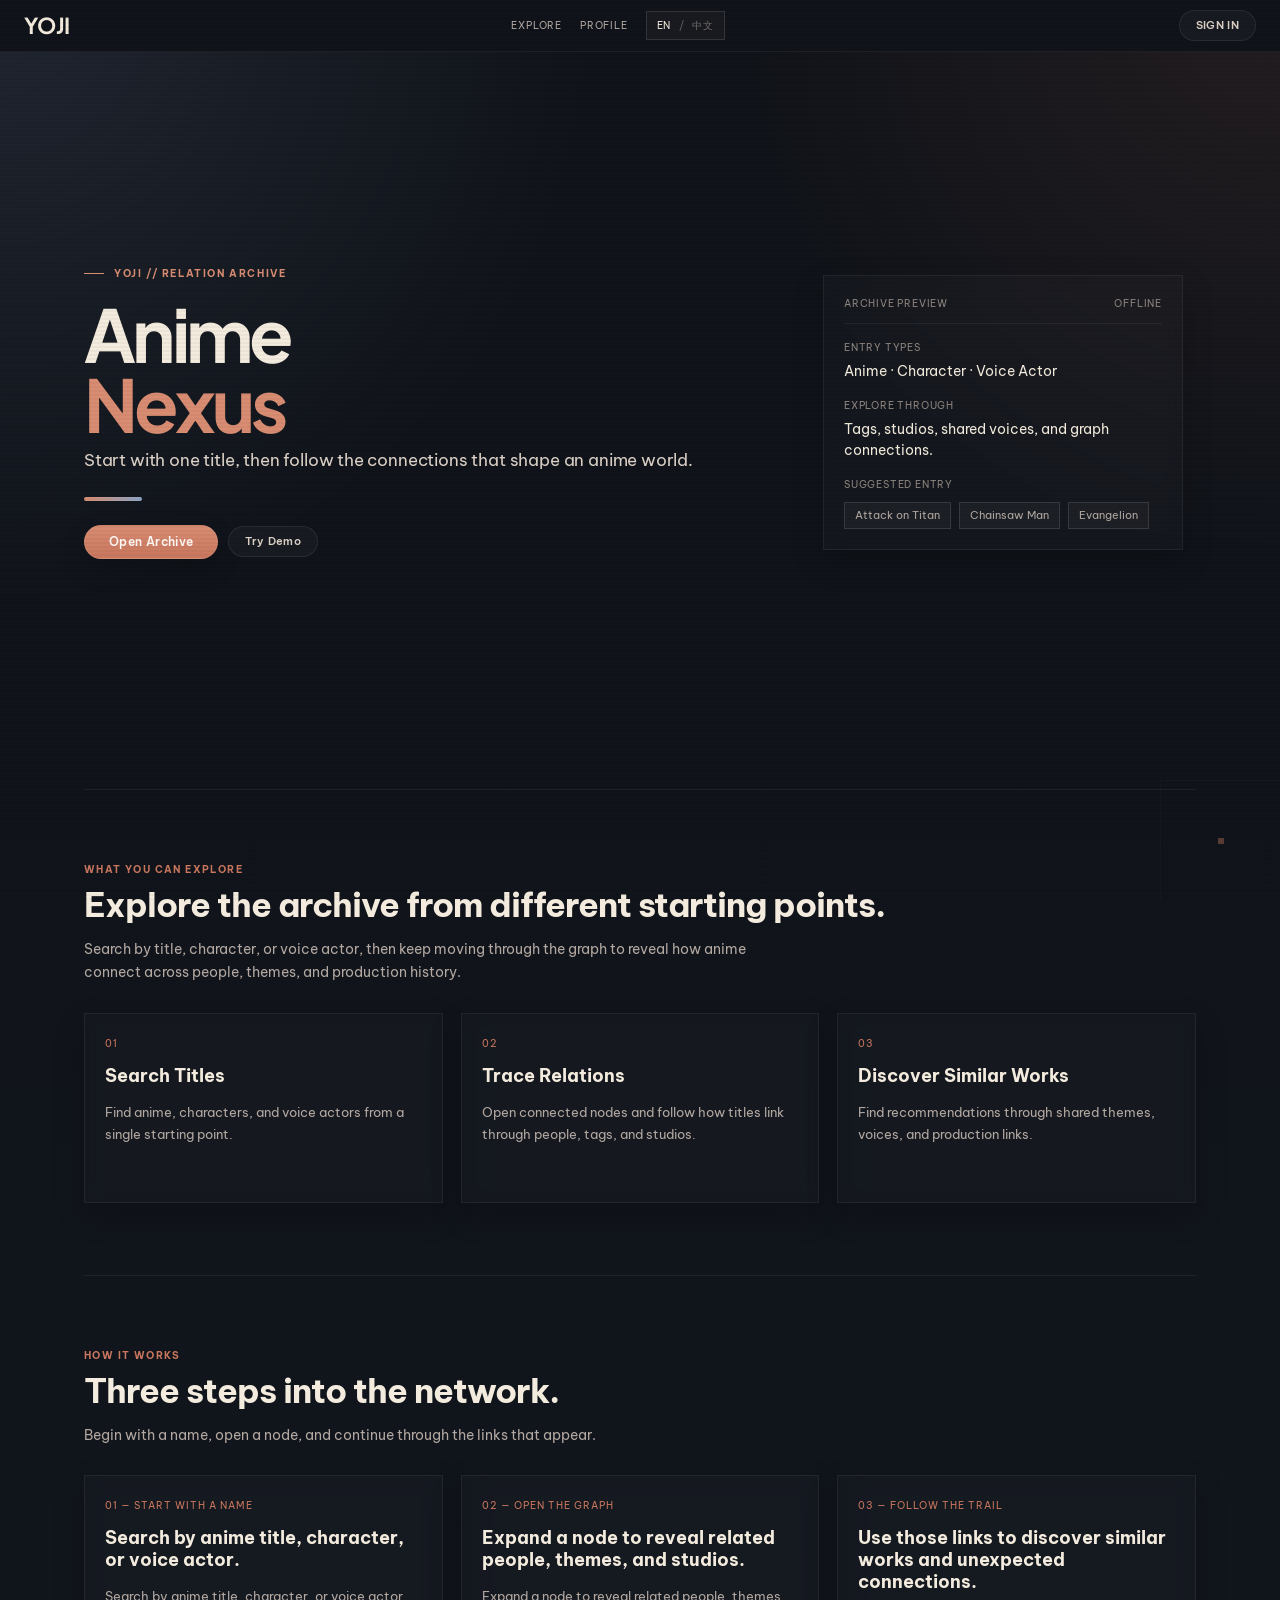
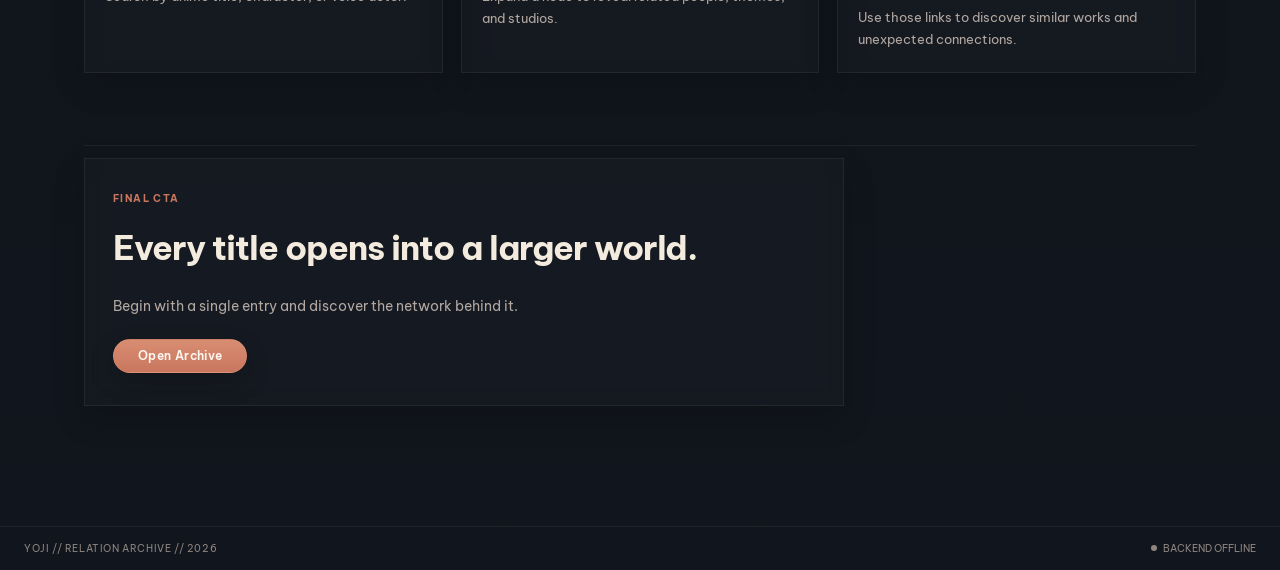
<file: frontend/public/index.html>
<!DOCTYPE html>
<html lang="zh">
<head>
  <meta charset="UTF-8" />
  <meta name="viewport" content="width=device-width, initial-scale=1.0" />
  <title>YOJI — Anime Knowledge Graph</title>
  <link rel="preconnect" href="https://fonts.googleapis.com" />
  <link href="https://fonts.googleapis.com/css2?family=Space+Grotesk:wght@400;500;700&family=Space+Mono:wght@400;700&display=swap" rel="stylesheet" />
  <link rel="stylesheet" href="style.css" />
  <style>
    html, body { overflow: auto; height: auto; }

    body::after {
      content: '';
      position: fixed; inset: 0;
      background: repeating-linear-gradient(
        to bottom,
        transparent 0px,
        transparent 2px,
        rgba(0,0,0,0.03) 2px,
        rgba(0,0,0,0.03) 4px
      );
      pointer-events: none;
      z-index: 9999;
    }

    .corner-mark {
      position: fixed;
      bottom: 0; right: 0;
      width: 120px; height: 120px;
      border-top: 1px solid var(--border);
      border-left: 1px solid var(--border);
      pointer-events: none;
      opacity: 0.4;
    }
    .corner-mark::before {
      content: '';
      position: absolute;
      top: 50%; left: 50%;
      width: 6px; height: 6px;
      background: var(--red);
      transform: translate(-50%, -50%);
    }

    .landing-shell {
      width: 100%;
      max-width: 1160px;
      margin: 0 auto;
      padding: 0 24px 48px;
    }

    .landing-section {
      padding: 72px 0;
      border-bottom: 1px solid var(--border);
    }

    .landing-section:last-of-type {
      border-bottom: none;
    }

    .hero-section {
      min-height: calc(100vh - var(--nav-h) - 110px);
      display: flex;
      align-items: center;
      padding-top: 40px;
      padding-bottom: 56px;
    }

    .hero-grid {
      display: grid;
      grid-template-columns: minmax(0, 1.15fr) minmax(280px, 0.85fr);
      gap: 40px;
      align-items: center;
    }

    .hero-copy { max-width: 640px; }
    .hero-side { display: flex; justify-content: flex-end; }

    .hero-panel,
    .feature-card,
    .step-card,
    .cta-panel {
      border: 1px solid var(--border);
      background: rgba(255,255,255,0.02);
      backdrop-filter: blur(8px);
      box-shadow: 0 12px 30px rgba(0,0,0,0.18);
    }

    .hero-panel {
      width: 100%;
      max-width: 360px;
      padding: 20px;
      display: flex;
      flex-direction: column;
      gap: 16px;
    }

    .hero-panel-head {
      display: flex;
      align-items: center;
      justify-content: space-between;
      gap: 12px;
      padding-bottom: 12px;
      border-bottom: 1px solid var(--border);
      font-family: var(--mono);
      font-size: 10px;
      letter-spacing: 0.08em;
      text-transform: uppercase;
      color: var(--muted);
    }

    .hero-panel-block {
      display: flex;
      flex-direction: column;
      gap: 6px;
    }

    .hero-panel-label {
      font-family: var(--mono);
      font-size: 10px;
      letter-spacing: 0.08em;
      text-transform: uppercase;
      color: var(--muted);
    }

    .hero-panel-value {
      font-size: 14px;
      color: var(--text);
      line-height: 1.5;
    }

    .hero-panel-links {
      display: flex;
      flex-wrap: wrap;
      gap: 8px;
      padding-top: 4px;
    }

    .mini-chip {
      display: inline-flex;
      align-items: center;
      padding: 4px 10px;
      border: 1px solid var(--border2);
      font-size: 11px;
      color: var(--muted2);
      background: rgba(255,255,255,0.03);
    }

    .section-kicker {
      font-family: var(--mono);
      font-size: 10px;
      font-weight: 700;
      letter-spacing: 0.14em;
      text-transform: uppercase;
      color: var(--red);
      margin-bottom: 10px;
    }

    .section-title {
      font-size: clamp(1.7rem, 4vw, 2.6rem);
      line-height: 1.08;
      letter-spacing: -0.03em;
      margin-bottom: 14px;
      color: var(--text);
    }

    .section-intro {
      max-width: 720px;
      color: var(--muted2);
      line-height: 1.7;
      font-size: 14px;
    }

    .feature-grid,
    .steps-grid {
      display: grid;
      grid-template-columns: repeat(3, minmax(0, 1fr));
      gap: 18px;
      margin-top: 28px;
    }

    .feature-card,
    .step-card {
      padding: 22px 20px;
      min-height: 190px;
      display: flex;
      flex-direction: column;
      gap: 14px;
    }

    .card-index {
      font-family: var(--mono);
      font-size: 10px;
      letter-spacing: 0.1em;
      text-transform: uppercase;
      color: var(--red);
    }

    .card-title {
      font-size: 18px;
      font-weight: 700;
      line-height: 1.2;
      color: var(--text);
    }

    .card-text {
      color: var(--muted2);
      line-height: 1.7;
      font-size: 13px;
    }

    .cta-wrap { padding-top: 12px; }

    .cta-panel {
      padding: 32px 28px;
      display: flex;
      flex-direction: column;
      gap: 14px;
      max-width: 760px;
    }

    .cta-actions {
      display: flex;
      gap: 10px;
      align-items: center;
      flex-wrap: wrap;
      margin-top: 6px;
    }

    .welcome-nav-links {
      margin-left: auto;
      display: flex;
      align-items: center;
      gap: 18px;
      margin-right: 18px;
    }

    .welcome-nav-link {
      font-family: var(--mono);
      font-size: 10px;
      color: var(--muted2);
      letter-spacing: 0.08em;
      text-transform: uppercase;
    }

    .welcome-nav-link:hover { color: var(--text); }

    .nav-tools {
      display: flex;
      align-items: center;
      gap: 12px;
      margin-right: 12px;
    }

    .lang-toggle {
      display: inline-flex;
      align-items: center;
      gap: 8px;
      padding: 6px 10px;
      border: 1px solid var(--border2);
      background: rgba(255,255,255,0.03);
      font-family: var(--mono);
      font-size: 10px;
      color: var(--muted2);
      letter-spacing: 0.06em;
      text-transform: uppercase;
    }

    .lang-option {
      cursor: pointer;
      user-select: none;
      opacity: 0.6;
      transition: opacity 0.12s, color 0.12s;
    }

    .lang-option.active {
      opacity: 1;
      color: var(--text);
    }

    .lang-divider {
      opacity: 0.5;
    }

    .welcome-main {
      flex: none;
      display: block;
      padding: 0;
    }

    .welcome-footer { margin-top: 0; }

    @media (max-width: 900px) {
      .hero-grid,
      .feature-grid,
      .steps-grid {
        grid-template-columns: 1fr;
      }

      .hero-side { justify-content: flex-start; }
      .hero-section { min-height: auto; }
      .landing-section { padding: 52px 0; }
      .welcome-nav-links { display: none; }
      .landing-shell { padding: 0 18px 36px; }
      .nav-tools { margin-right: 8px; }
    }
  </style>
</head>
<body class="welcome-page">

<nav class="welcome-nav" style="position:sticky;top:0;z-index:100;background:var(--bg)">
  <a class="nav-logo" href="index.html">YOJI</a>

  <div class="welcome-nav-links">
    <a class="welcome-nav-link" href="graph.html" id="nav-explore">Explore</a>
    <a class="welcome-nav-link" href="profile.html" id="nav-profile">Profile</a>
  </div>

  <div class="nav-tools">
    <div class="lang-toggle" aria-label="Language switcher">
      <span class="lang-option active" id="lang-en-btn">EN</span>
      <span class="lang-divider">/</span>
      <span class="lang-option" id="lang-zh-btn">中文</span>
    </div>
  </div>

  <div class="welcome-nav-right" id="nav-user"></div>
</nav>

<main class="welcome-main">
  <div class="landing-shell">

    <section class="landing-section hero-section" id="hero">
      <div class="hero-grid">
        <div class="hero-copy">
          <div class="welcome-eyebrow" id="hero-eyebrow">YOJI // RELATION ARCHIVE</div>

          <h1 class="welcome-title" id="hero-title">
            Anime<br>
            <em>Nexus</em>
          </h1>

          <p class="welcome-sub" id="hero-sub">
            Start with one title, then follow the connections that shape an anime world.
          </p>

          <div class="welcome-rule"></div>

          <div class="welcome-actions">
            <a href="graph.html" class="btn btn-primary" id="hero-open-btn" style="padding:10px 24px;font-size:12px">
              Open Archive
            </a>
            <a href="graph.html?q=进击的巨人" class="btn btn-ghost" id="hero-demo-btn">
              Try Demo
            </a>
          </div>
        </div>

        <div class="hero-side">
          <aside class="hero-panel">
            <div class="hero-panel-head">
              <span id="panel-head-title">Archive Preview</span>
              <span id="status-inline">Online</span>
            </div>

            <div class="hero-panel-block">
              <span class="hero-panel-label" id="panel-label-1">Entry Types</span>
              <span class="hero-panel-value" id="panel-value-1">Anime · Character · Voice Actor</span>
            </div>

            <div class="hero-panel-block">
              <span class="hero-panel-label" id="panel-label-2">Explore Through</span>
              <span class="hero-panel-value" id="panel-value-2">Tags, studios, shared voices, and graph connections.</span>
            </div>

            <div class="hero-panel-block">
              <span class="hero-panel-label" id="panel-label-3">Suggested Entry</span>
              <div class="hero-panel-links">
                <a class="mini-chip" href="graph.html?q=进击的巨人" id="chip-1">Attack on Titan</a>
                <a class="mini-chip" href="graph.html?q=链锯人" id="chip-2">Chainsaw Man</a>
                <a class="mini-chip" href="graph.html?q=新世纪福音战士" id="chip-3">Evangelion</a>
              </div>
            </div>
          </aside>
        </div>
      </div>
    </section>

    <section class="landing-section" id="explore">
      <div class="section-kicker" id="explore-kicker">What you can explore</div>
      <h2 class="section-title" id="explore-title">Explore the archive from different starting points.</h2>
      <p class="section-intro" id="explore-intro">
        Search by title, character, or voice actor, then keep moving through the graph to reveal how anime connect across people, themes, and production history.
      </p>

      <div class="feature-grid">
        <article class="feature-card">
          <div class="card-index">01</div>
          <h3 class="card-title" id="feature-title-1">Search Titles</h3>
          <p class="card-text" id="feature-text-1">
            Find anime, characters, and voice actors from a single starting point.
          </p>
        </article>

        <article class="feature-card">
          <div class="card-index">02</div>
          <h3 class="card-title" id="feature-title-2">Trace Relations</h3>
          <p class="card-text" id="feature-text-2">
            Open connected nodes and follow how titles link through people, tags, and studios.
          </p>
        </article>

        <article class="feature-card">
          <div class="card-index">03</div>
          <h3 class="card-title" id="feature-title-3">Discover Similar Works</h3>
          <p class="card-text" id="feature-text-3">
            Find recommendations through shared themes, voices, and production links.
          </p>
        </article>
      </div>
    </section>

    <section class="landing-section" id="how-it-works">
      <div class="section-kicker" id="how-kicker">How it works</div>
      <h2 class="section-title" id="how-title">Three steps into the network.</h2>
      <p class="section-intro" id="how-intro">
        Begin with a name, open a node, and continue through the links that appear.
      </p>

      <div class="steps-grid">
        <article class="step-card">
          <div class="card-index" id="step-index-1">01 — Start with a name</div>
          <h3 class="card-title" id="step-title-1">Search by anime title, character, or voice actor.</h3>
          <p class="card-text" id="step-text-1">
            Search by anime title, character, or voice actor.
          </p>
        </article>

        <article class="step-card">
          <div class="card-index" id="step-index-2">02 — Open the graph</div>
          <h3 class="card-title" id="step-title-2">Expand a node to reveal related people, themes, and studios.</h3>
          <p class="card-text" id="step-text-2">
            Expand a node to reveal related people, themes, and studios.
          </p>
        </article>

        <article class="step-card">
          <div class="card-index" id="step-index-3">03 — Follow the trail</div>
          <h3 class="card-title" id="step-title-3">Use those links to discover similar works and unexpected connections.</h3>
          <p class="card-text" id="step-text-3">
            Use those links to discover similar works and unexpected connections.
          </p>
        </article>
      </div>
    </section>

    <section class="landing-section cta-wrap" id="final-cta">
      <div class="cta-panel">
        <div class="section-kicker" id="cta-kicker">Final CTA</div>
        <h2 class="section-title" id="cta-title">Every title opens into a larger world.</h2>
        <p class="section-intro" style="max-width:none" id="cta-text">
          Begin with a single entry and discover the network behind it.
        </p>

        <div class="cta-actions">
          <a href="graph.html" class="btn btn-primary" id="cta-btn" style="padding:10px 24px;font-size:12px">
            Open Archive
          </a>
        </div>
      </div>
    </section>

  </div>
</main>

<footer class="welcome-footer">
  <div class="welcome-meta" id="footer-meta">YOJI // RELATION ARCHIVE // 2026</div>
  <div style="display:flex;gap:20px">
    <div class="welcome-status" id="db-status">
      <span class="status-dot" id="status-dot"></span>
      <span id="status-txt" style="font-family:var(--mono);font-size:10px;color:var(--muted)">CHECKING…</span>
    </div>
  </div>
</footer>

<div class="corner-mark"></div>

<script src="config.js"></script>
<script src="app.js"></script>
<script>
  const I18N = {
    en: {
      lang: 'en',
      navExplore: 'Explore',
      navProfile: 'Profile',
      heroEyebrow: 'YOJI // RELATION ARCHIVE',
      heroTitleHtml: 'Anime<br><em>Nexus</em>',
      heroSub: 'Start with one title, then follow the connections that shape an anime world.',
      heroOpenBtn: 'Open Archive',
      heroDemoBtn: 'Try Demo',

      panelHeadTitle: 'Archive Preview',
      panelLabel1: 'Entry Types',
      panelValue1: 'Anime · Character · Voice Actor',
      panelLabel2: 'Explore Through',
      panelValue2: 'Tags, studios, shared voices, and graph connections.',
      panelLabel3: 'Suggested Entry',
      chip1: 'Attack on Titan',
      chip2: 'Chainsaw Man',
      chip3: 'Evangelion',

      exploreKicker: 'What you can explore',
      exploreTitle: 'Explore the archive from different starting points.',
      exploreIntro: 'Search by title, character, or voice actor, then keep moving through the graph to reveal how anime connect across people, themes, and production history.',
      featureTitle1: 'Search Titles',
      featureText1: 'Find anime, characters, and voice actors from a single starting point.',
      featureTitle2: 'Trace Relations',
      featureText2: 'Open connected nodes and follow how titles link through people, tags, and studios.',
      featureTitle3: 'Discover Similar Works',
      featureText3: 'Find recommendations through shared themes, voices, and production links.',

      howKicker: 'How it works',
      howTitle: 'Three steps into the network.',
      howIntro: 'Begin with a name, open a node, and continue through the links that appear.',
      stepIndex1: '01 — Start with a name',
      stepTitle1: 'Search by anime title, character, or voice actor.',
      stepText1: 'Search by anime title, character, or voice actor.',
      stepIndex2: '02 — Open the graph',
      stepTitle2: 'Expand a node to reveal related people, themes, and studios.',
      stepText2: 'Expand a node to reveal related people, themes, and studios.',
      stepIndex3: '03 — Follow the trail',
      stepTitle3: 'Use those links to discover similar works and unexpected connections.',
      stepText3: 'Use those links to discover similar works and unexpected connections.',

      ctaKicker: 'Final CTA',
      ctaTitle: 'Every title opens into a larger world.',
      ctaText: 'Begin with a single entry and discover the network behind it.',
      ctaBtn: 'Open Archive',
      footerMeta: 'YOJI // RELATION ARCHIVE // 2026',
      statusOnline: 'BACKEND ONLINE',
      statusOffline: 'BACKEND OFFLINE',
      inlineOnline: 'Online',
      inlineOffline: 'Offline'
    },

    zh: {
      lang: 'zh',
      navExplore: '探索',
      navProfile: '个人页',
      heroEyebrow: 'YOJI // 关联档案库',
      heroTitleHtml: 'Anime<br><em>Nexus</em>',
      heroSub: '从一部作品出发，沿着角色、声优、标签与制作，看见整张关系网。',
      heroOpenBtn: '进入档案库',
      heroDemoBtn: '查看示例',

      panelHeadTitle: '档案预览',
      panelLabel1: '入口类型',
      panelValue1: '动漫 · 角色 · 声优',
      panelLabel2: '探索路径',
      panelValue2: '通过标签、制作公司、共通声优与图谱连接继续延伸。',
      panelLabel3: '推荐入口',
      chip1: '进击的巨人',
      chip2: '链锯人',
      chip3: '新世纪福音战士',

      exploreKicker: '探索的起点',
      exploreTitle: '从任意一个入口，进入整张关系网。',
      exploreIntro: '无论从作品、角色还是声优开始，你都可以沿着图谱继续展开，看见动漫如何通过人物、主题与制作彼此相连。',
      featureTitle1: '搜索作品',
      featureText1: '查找动漫、角色或声优，从任意一个入口进入。',
      featureTitle2: '追踪关联',
      featureText2: '展开节点，查看作品之间如何通过人物、标签、制作彼此连接。',
      featureTitle3: '发现延伸',
      featureText3: '基于共通的声优、主题或制作团队，找到更多相关作品。',

      howKicker: '三步，进入网络',
      howTitle: '从一个名字开始，顺着连接继续展开。',
      howIntro: '先输入一个入口，再展开节点，接着沿着出现的连接继续探索。',
      stepIndex1: '01 — 输入名称',
      stepTitle1: '作品、角色或声优，皆可。',
      stepText1: '作品、角色或声优，皆可。',
      stepIndex2: '02 — 展开节点',
      stepTitle2: '查看关联的人物、标签与制作信息。',
      stepText2: '查看关联的人物、标签与制作信息。',
      stepIndex3: '03 — 继续延伸',
      stepTitle3: '沿连接探索，发现更多作品与隐藏关系。',
      stepText3: '沿连接探索，发现更多作品与隐藏关系。',

      ctaKicker: '最终入口',
      ctaTitle: '每一部作品背后，都有一张等待被看见的网。',
      ctaText: '选一个入口，剩下的交给它。',
      ctaBtn: '进入档案库',
      footerMeta: 'YOJI // 关联档案库 // 2026',
      statusOnline: '后端在线',
      statusOffline: '后端离线',
      inlineOnline: '在线',
      inlineOffline: '离线'
    }
  };

  let currentLang = localStorage.getItem('yoji_lang') || 'en';
  let backendOnline = false;

  function setText(id, value) {
    const el = document.getElementById(id);
    if (el) el.textContent = value;
  }

  function setHTML(id, value) {
    const el = document.getElementById(id);
    if (el) el.innerHTML = value;
  }

  function updateLangButtons(lang) {
    document.getElementById('lang-en-btn').classList.toggle('active', lang === 'en');
    document.getElementById('lang-zh-btn').classList.toggle('active', lang === 'zh');
  }

  function renderLanguage(lang) {
    const t = I18N[lang];
    if (!t) return;

    document.documentElement.lang = lang === 'zh' ? 'zh' : 'en';
    localStorage.setItem('yoji_lang', lang);
    currentLang = lang;

    setText('nav-explore', t.navExplore);
    setText('nav-profile', t.navProfile);

    setText('hero-eyebrow', t.heroEyebrow);
    setHTML('hero-title', t.heroTitleHtml);
    setText('hero-sub', t.heroSub);
    setText('hero-open-btn', t.heroOpenBtn);
    setText('hero-demo-btn', t.heroDemoBtn);

    setText('panel-head-title', t.panelHeadTitle);
    setText('panel-label-1', t.panelLabel1);
    setText('panel-value-1', t.panelValue1);
    setText('panel-label-2', t.panelLabel2);
    setText('panel-value-2', t.panelValue2);
    setText('panel-label-3', t.panelLabel3);
    setText('chip-1', t.chip1);
    setText('chip-2', t.chip2);
    setText('chip-3', t.chip3);

    setText('explore-kicker', t.exploreKicker);
    setText('explore-title', t.exploreTitle);
    setText('explore-intro', t.exploreIntro);
    setText('feature-title-1', t.featureTitle1);
    setText('feature-text-1', t.featureText1);
    setText('feature-title-2', t.featureTitle2);
    setText('feature-text-2', t.featureText2);
    setText('feature-title-3', t.featureTitle3);
    setText('feature-text-3', t.featureText3);

    setText('how-kicker', t.howKicker);
    setText('how-title', t.howTitle);
    setText('how-intro', t.howIntro);
    setText('step-index-1', t.stepIndex1);
    setText('step-title-1', t.stepTitle1);
    setText('step-text-1', t.stepText1);
    setText('step-index-2', t.stepIndex2);
    setText('step-title-2', t.stepTitle2);
    setText('step-text-2', t.stepText2);
    setText('step-index-3', t.stepIndex3);
    setText('step-title-3', t.stepTitle3);
    setText('step-text-3', t.stepText3);

    setText('cta-kicker', t.ctaKicker);
    setText('cta-title', t.ctaTitle);
    setText('cta-text', t.ctaText);
    setText('cta-btn', t.ctaBtn);

    setText('footer-meta', t.footerMeta);

    if (backendOnline) {
      setText('status-txt', t.statusOnline);
      setText('status-inline', t.inlineOnline);
    } else {
      setText('status-txt', t.statusOffline);
      setText('status-inline', t.inlineOffline);
    }

    updateLangButtons(lang);
  }

  document.addEventListener('DOMContentLoaded', () => {
    initShared();

    document.getElementById('lang-en-btn').addEventListener('click', () => renderLanguage('en'));
    document.getElementById('lang-zh-btn').addEventListener('click', () => renderLanguage('zh'));

    renderLanguage(currentLang);

    fetch(`${API_BASE}/health`)
      .then(r => r.json())
      .then(() => {
        backendOnline = true;
        document.getElementById('status-dot').className = 'status-dot online';
        renderLanguage(currentLang);
      })
      .catch(() => {
        backendOnline = false;
        document.getElementById('status-dot').className = 'status-dot';
        renderLanguage(currentLang);
      });
  });
</script>
</body>
</html>
</file>
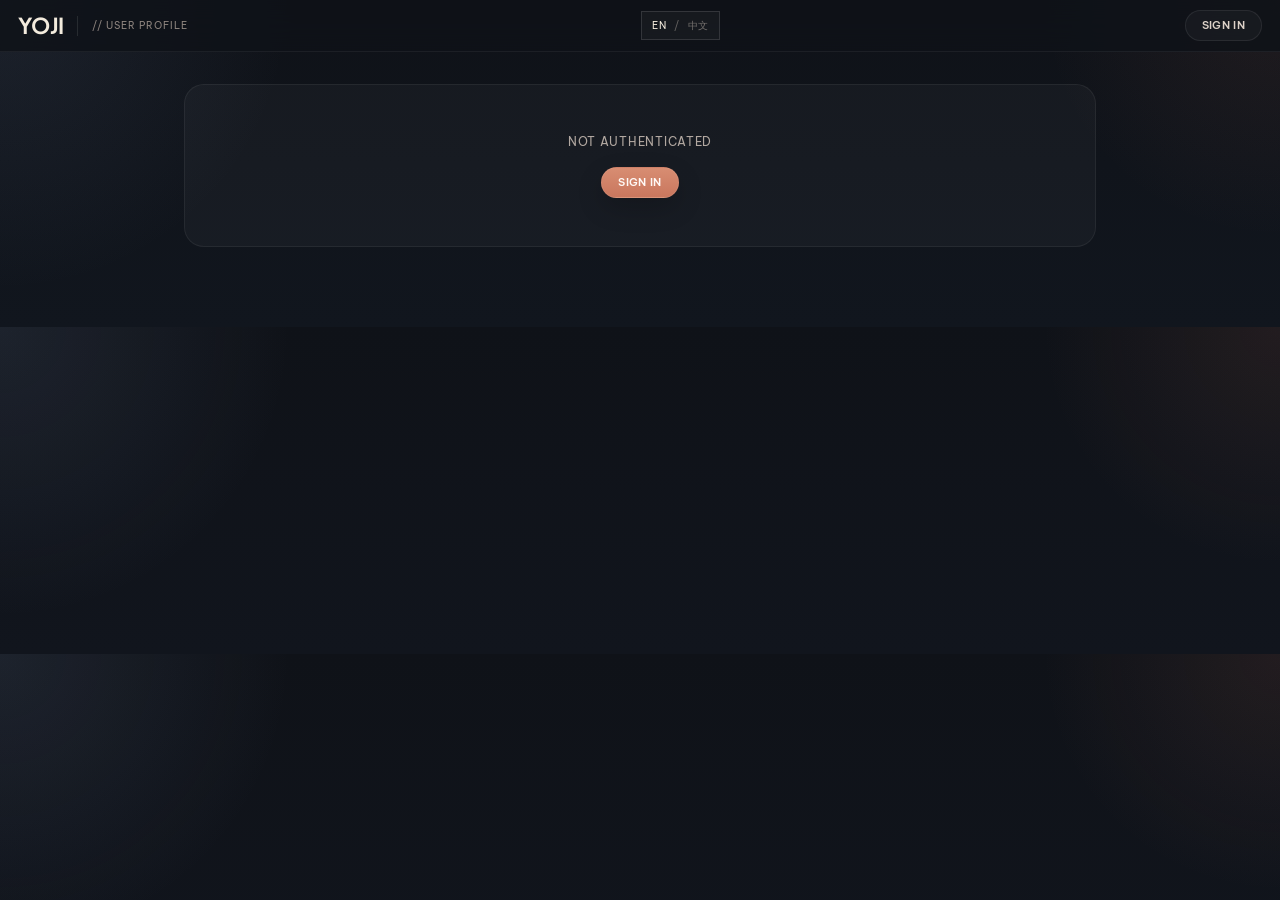
<file: frontend/public/profile.html>
<!DOCTYPE html>
<html lang="zh">
<head>
  <meta charset="UTF-8" />
  <meta name="viewport" content="width=device-width, initial-scale=1.0" />
  <title>YOJI — Profile</title>
  <link rel="preconnect" href="https://fonts.googleapis.com" />
  <link href="https://fonts.googleapis.com/css2?family=Space+Grotesk:wght@400;500;700&family=Space+Mono:wght@400;700&display=swap" rel="stylesheet" />
  <link rel="stylesheet" href="style.css" />
  <style>
    html, body { overflow: auto; height: auto; }

    /* ── Lang toggle ── */
    .nav-tools {
      display: flex; align-items: center; gap: 12px;
      margin-left: auto; margin-right: 12px;
    }
    .lang-toggle {
      display: inline-flex; align-items: center; gap: 8px;
      padding: 6px 10px; border: 1px solid var(--border2);
      background: rgba(255,255,255,0.03); font-family: var(--mono);
      font-size: 10px; color: var(--muted2); letter-spacing: 0.06em;
      text-transform: uppercase;
    }
    .lang-option { cursor: pointer; user-select: none; opacity: 0.6; transition: opacity 0.12s, color 0.12s; }
    .lang-option.active { opacity: 1; color: var(--text); }
    .lang-divider { opacity: 0.5; }

    /* ── Shell ── */
    .profile-shell { padding-top: var(--nav-h); padding-bottom: 48px; }
    .profile-main  { max-width: 960px; margin: 0 auto; padding: 32px 24px; display: flex; flex-direction: column; gap: 20px; }

    /* ── Section wrapper ── */
    .pc-section {
      background: var(--surface, rgba(255,255,255,0.03));
      border: 1px solid var(--border2);
      padding: 20px;
    }
    .pc-section-title {
      font-family: var(--mono); font-size: 10px; color: var(--muted);
      letter-spacing: 0.1em; text-transform: uppercase;
      margin-bottom: 16px; padding-bottom: 10px;
      border-bottom: 1px solid var(--border2);
      display: flex; align-items: center; justify-content: space-between;
    }

    /* ── Two-column grids ── */
    .pc-grid { display: grid; grid-template-columns: 1fr 1fr; gap: 20px; }
    @media (max-width: 720px) { .pc-grid { grid-template-columns: 1fr; } }

    /* ── Profile card ── */
    .profile-subhead {
      display: flex; align-items: center; justify-content: space-between;
      gap: 12px; margin-bottom: 8px; padding-bottom: 10px;
      border-bottom: 1px solid var(--border2);
    }
    .profile-subhead-title { font-family: var(--mono); font-size: 10px; color: var(--muted); letter-spacing: 0.1em; text-transform: uppercase; }
    .profile-mini-note    { font-family: var(--mono); font-size: 10px; color: var(--muted); letter-spacing: 0.05em; }

    .profile-status-badge {
      display: inline-block; padding: 2px 8px; margin-top: 6px;
      border: 1px solid var(--border); font-family: var(--mono);
      font-size: 9px; letter-spacing: 0.08em; text-transform: uppercase;
      color: var(--accent, #e07b54);
    }

    /* ── Quick actions ── */
    .qa-grid { display: grid; grid-template-columns: 1fr 1fr; gap: 8px; }
    .qa-btn {
      padding: 11px 12px; background: rgba(255,255,255,0.02);
      border: 1px solid var(--border2); font-family: var(--mono);
      font-size: 10px; color: var(--text); letter-spacing: 0.06em;
      text-transform: uppercase; cursor: pointer; text-align: left;
      transition: border-color 0.12s, background 0.12s;
    }
    .qa-btn:hover { border-color: var(--accent, #e07b54); background: rgba(224,123,84,0.06); }
    .qa-btn-icon { opacity: 0.5; margin-right: 6px; }

    /* ── Anime cover cards ── */
    .anime-cards-grid { display: flex; flex-direction: column; gap: 8px; }
    .anime-fav-card {
      display: flex; gap: 12px; padding: 10px;
      border: 1px solid var(--border2); cursor: pointer;
      transition: border-color 0.12s;
    }
    .anime-fav-card:hover { border-color: var(--accent, #e07b54); }
    .anime-fav-cover {
      width: 46px; height: 64px; object-fit: cover; flex-shrink: 0;
      background: rgba(255,255,255,0.05); display: block;
    }
    .anime-fav-placeholder {
      width: 46px; height: 64px; flex-shrink: 0;
      background: rgba(255,255,255,0.05);
      display: flex; align-items: center; justify-content: center;
      font-family: var(--mono); font-size: 15px; color: var(--muted);
    }
    .anime-fav-info { flex: 1; display: flex; flex-direction: column; justify-content: space-between; min-width: 0; }
    .anime-fav-name { font-size: 13px; font-weight: 500; white-space: nowrap; overflow: hidden; text-overflow: ellipsis; }
    .anime-fav-meta { font-family: var(--mono); font-size: 10px; color: var(--muted); }
    .anime-fav-actions { display: flex; gap: 8px; margin-top: 6px; }
    .anime-fav-actions button {
      font-family: var(--mono); font-size: 9px; padding: 3px 8px;
      background: none; border: 1px solid var(--border2);
      color: var(--muted); cursor: pointer; letter-spacing: 0.06em;
      text-transform: uppercase; transition: border-color 0.12s, color 0.12s;
    }
    .anime-fav-actions button:hover { border-color: var(--text); color: var(--text); }
    .anime-fav-actions button.del:hover { border-color: #c0392b; color: #c0392b; }

    /* ── Fav groups (char / va) ── */
    .fav-groups { display: flex; flex-direction: column; gap: 0; }
    .fav-group-label {
      font-family: var(--mono); font-size: 10px; color: var(--muted);
      letter-spacing: 0.08em; text-transform: uppercase;
      margin: 14px 0 6px;
    }

    /* ── Favorites quota bar (kept) ── */
    .fav-quota-row {
      display: flex; align-items: center; justify-content: space-between;
      margin-bottom: 8px; font-family: var(--mono); font-size: 11px; color: var(--muted);
    }
    .bar-track { background: rgba(255,255,255,0.08); height: 3px; width: 100%; margin-bottom: 16px; }
    .bar-fill  { background: var(--accent, #e07b54); height: 3px; transition: width 0.4s; }

    /* ── Recent activity ── */
    .activity-list { display: flex; flex-direction: column; gap: 0; }
    .activity-item {
      display: flex; align-items: center; gap: 10px;
      padding: 8px 0; border-bottom: 1px solid var(--border2); font-size: 12px;
    }
    .activity-item:last-child { border-bottom: none; }
    .activity-badge {
      font-family: var(--mono); font-size: 9px; padding: 2px 6px;
      border: 1px solid var(--border2); color: var(--muted2);
      flex-shrink: 0; text-transform: uppercase; letter-spacing: 0.05em;
    }
    .activity-name { flex: 1; white-space: nowrap; overflow: hidden; text-overflow: ellipsis; }
    .activity-empty { font-family: var(--mono); font-size: 11px; color: var(--muted); padding: 12px 0; }

    /* ── Insights ── */
    .insight-row {
      display: flex; justify-content: space-between; align-items: baseline;
      padding: 8px 0; border-bottom: 1px solid var(--border2);
    }
    .insight-row:last-child { border-bottom: none; }
    .insight-label { font-family: var(--mono); font-size: 10px; color: var(--muted); letter-spacing: 0.06em; text-transform: uppercase; }
    .insight-value { font-family: var(--mono); font-size: 11px; color: var(--text); }

    /* ── Preferences ── */
    .pref-row {
      display: flex; justify-content: space-between; align-items: baseline;
      padding: 8px 0; border-bottom: 1px solid var(--border2);
    }
    .pref-row:last-child { border-bottom: none; }
    .pref-label { font-family: var(--mono); font-size: 10px; color: var(--muted); letter-spacing: 0.06em; text-transform: uppercase; }
    .pref-value { font-family: var(--mono); font-size: 11px; color: var(--text); }

    @media (max-width: 640px) {
      .nav-tools { margin-right: 8px; }
      .lang-toggle { padding: 5px 8px; gap: 6px; }
      .qa-grid { grid-template-columns: 1fr 1fr; }
      .profile-main { padding: 20px 16px; }
    }
  </style>
</head>
<body class="profile-page">

<nav id="nav">
  <a class="nav-logo" href="index.html">YOJI</a>
  <div class="nav-sep"></div>
  <span id="profile-nav-label" style="font-family:var(--mono);font-size:10px;color:var(--muted);letter-spacing:0.1em">// USER PROFILE</span>
  <div class="nav-tools">
    <div class="lang-toggle" aria-label="Language switcher">
      <span class="lang-option active" id="lang-en-btn">EN</span>
      <span class="lang-divider">/</span>
      <span class="lang-option" id="lang-zh-btn">中文</span>
    </div>
  </div>
  <div class="nav-right" id="nav-user"></div>
</nav>

<div class="profile-shell">
  <main class="profile-main" id="profile-main">
    <div class="empty-state" id="profile-loading">LOADING…</div>
  </main>
</div>

<script src="config.js"></script>
<script src="app.js"></script>
<script>
/* ── i18n ─────────────────────────────────────────────── */
const PROFILE_I18N = {
  en: {
    navLabel: '// USER PROFILE',
    loading: 'LOADING…',
    notAuthenticated: 'NOT AUTHENTICATED',
    signIn: 'SIGN IN',
    signInAgain: 'SIGN IN AGAIN',
    sessionExpired: 'SESSION EXPIRED',
    memberSince: 'MEMBER SINCE',
    logout: 'LOGOUT',
    favorites: 'MY FAVORITES',
    slotsUsed: 'slots used',
    anime: 'ANIME',
    character: 'CHARACTER',
    voiceActor: 'VOICE ACTOR',
    openInGraph: 'View',
    remove: 'Remove',
    removed: 'REMOVED',
    errorPrefix: 'ERROR: ',
    summaryTitle: 'PROFILE OVERVIEW',
    summaryNote: 'Saved entries and account info',
    quickActions: 'QUICK ACTIONS',
    recentActivity: 'RECENT ACTIVITY',
    noActivity: 'No recent activity yet.',
    insights: 'PERSONAL INSIGHTS',
    preferences: 'PREFERENCES',
    mostCollected: 'MOST COLLECTED',
    tendency: 'TENDENCY',
    style: 'STYLE',
    uiLang: 'UI LANGUAGE',
    graphLang: 'GRAPH LABELS',
    nodeLimit: 'DEFAULT LIMIT',
    noFavorites: 'No favorites yet — explore the graph!',
    favoritesQuota: 'COLLECTION QUOTA',
  },
  zh: {
    navLabel: '// 用户页面',
    loading: '加载中…',
    notAuthenticated: '未登录',
    signIn: '登录',
    signInAgain: '重新登录',
    sessionExpired: '会话已过期',
    memberSince: '注册时间',
    logout: '退出登录',
    favorites: '我的收藏',
    slotsUsed: '个名额已使用',
    anime: '动漫',
    character: '角色',
    voiceActor: '声优',
    openInGraph: '查看',
    remove: '移除',
    removed: '已移除',
    errorPrefix: '错误：',
    summaryTitle: '用户概览',
    summaryNote: '账户信息与已保存条目',
    quickActions: '快速操作',
    recentActivity: '最近活动',
    noActivity: '暂无最近活动。',
    insights: '个人洞察',
    preferences: '偏好设置',
    mostCollected: '收藏最多',
    tendency: '倾向',
    style: '收藏风格',
    uiLang: '界面语言',
    graphLang: '图谱标签',
    nodeLimit: '默认节点数',
    noFavorites: '还没有收藏 — 去图谱探索吧！',
    favoritesQuota: '收藏配额',
  }
};

function profileLang() { return localStorage.getItem('yoji_lang') === 'zh' ? 'zh' : 'en'; }
function pt(key) { const l = profileLang(); return (PROFILE_I18N[l]||{})[key] || PROFILE_I18N.en[key] || key; }

function updateProfileLangButtons(lang) {
  document.getElementById('lang-en-btn').classList.toggle('active', lang === 'en');
  document.getElementById('lang-zh-btn').classList.toggle('active', lang === 'zh');
}
function applyProfileLanguage(lang) {
  localStorage.setItem('yoji_lang', lang);
  document.documentElement.lang = lang === 'zh' ? 'zh' : 'en';
  document.getElementById('profile-nav-label').textContent = PROFILE_I18N[lang].navLabel;
  updateProfileLangButtons(lang);
}

/* ── Recent activity helpers ──────────────────────────── */
const ACTIVITY_KEY = 'yoji_recent';
const ACTIVITY_MAX = 10;

function readActivity() {
  try { return JSON.parse(localStorage.getItem(ACTIVITY_KEY)) || []; } catch { return []; }
}
function writeActivity(type, name, rawId) {
  const list = readActivity().filter(a => !(a.type === type && a.name === name));
  list.unshift({ type, name, rawId, ts: Date.now() });
  localStorage.setItem(ACTIVITY_KEY, JSON.stringify(list.slice(0, ACTIVITY_MAX)));
}

/* ── Cover fetch ──────────────────────────────────────── */
async function fetchCover(animeId) {
  try {
    const d = await apiFetch(`/cover?id=${encodeURIComponent(animeId)}`);
    return (d && d.image_url) ? d.image_url : null;
  } catch { return null; }
}

/* ── Status badge ─────────────────────────────────────── */
function statusBadge(count) {
  if (count === 0) return 'New Explorer';
  if (count <= 3)  return 'Archive Builder';
  if (count <= 7)  return 'Character Collector';
  return 'Seiyuu Hunter';
}

/* ── Personal insights ────────────────────────────────── */
function computeInsights(favData) {
  const lang = profileLang();
  const anime  = (favData.favorites.Anime      || []).length;
  const chars  = (favData.favorites.Character  || []).length;
  const va     = (favData.favorites.VoiceActor || []).length;
  const total  = anime + chars + va;

  let mostType = '—';
  if (total > 0) {
    const max = Math.max(anime, chars, va);
    if (max === anime) mostType = lang === 'zh' ? '动漫' : 'Anime';
    else if (max === chars) mostType = lang === 'zh' ? '角色' : 'Character';
    else mostType = lang === 'zh' ? '声优' : 'Voice Actor';
  }

  let tendency = lang === 'zh' ? '未知' : 'Unknown';
  if (anime >= chars && anime >= va && anime > 0) tendency = lang === 'zh' ? '作品向' : 'Series-focused';
  else if (chars > va && chars > 0) tendency = lang === 'zh' ? '角色向' : 'Character-driven';
  else if (va > 0) tendency = lang === 'zh' ? '声优向' : 'Seiyuu-focused';

  let style = lang === 'zh' ? '新访客' : 'Newcomer';
  if (total >= 8) style = lang === 'zh' ? '狂热收藏家' : 'Avid Collector';
  else if (total >= 4) style = lang === 'zh' ? '深度探索者' : 'Deep Explorer';
  else if (total >= 1) style = lang === 'zh' ? '轻度探索者' : 'Light Explorer';

  return { mostType, tendency, style };
}

/* ── Preferences ──────────────────────────────────────── */
function readPrefs() {
  const lang = profileLang();
  const graphLabel = localStorage.getItem('yoji_display_lang') ||
                     (lang === 'zh' ? '中文' : 'EN');
  return {
    uiLang:    lang === 'zh' ? '中文' : 'EN',
    graphLang: graphLabel,
    nodeLimit: localStorage.getItem('yoji_node_limit') || '40',
  };
}

/* ── Render helpers ───────────────────────────────────── */
function escHtml(str) {
  return String(str)
    .replace(/&/g,'&amp;').replace(/</g,'&lt;').replace(/>/g,'&gt;')
    .replace(/"/g,'&quot;').replace(/'/g,'&#39;');
}

function renderAnimeFavCards(items, covers) {
  if (!items.length) return `<div class="activity-empty">${pt('noFavorites')}</div>`;
  return `<div class="anime-cards-grid">${items.slice(0,3).map((f, i) => {
    const cover = covers[i];
    const initial = (f.item_display_name || '?')[0].toUpperCase();
    const imgHtml = cover
      ? `<img class="anime-fav-cover" src="${escHtml(cover)}" loading="lazy"
              onerror="this.style.display='none';this.nextElementSibling.style.display='flex'"
              alt="${escHtml(f.item_display_name)}">
         <div class="anime-fav-placeholder" style="display:none">${initial}</div>`
      : `<div class="anime-fav-placeholder">${initial}</div>`;
    return `
      <div class="anime-fav-card" id="fav-${escHtml(f.favorite_id)}">
        ${imgHtml}
        <div class="anime-fav-info">
          <div class="anime-fav-name" title="${escHtml(f.item_display_name)}">${escHtml(f.item_display_name)}</div>
          <div class="anime-fav-meta">${f.created_at ? f.created_at.slice(0,10) : ''}</div>
          <div class="anime-fav-actions">
            <button onclick="goToGraph('Anime','${escHtml(f.item_raw_id)}','${escHtml(f.item_display_name)}')">${escHtml(pt('openInGraph'))}</button>
            <button class="del" onclick="deleteFav('${escHtml(f.favorite_id)}')">${escHtml(pt('remove'))}</button>
          </div>
        </div>
      </div>`;
  }).join('')}</div>`;
}

function renderFavGroup(label, items) {
  if (!items.length) return '';
  const limited = items.slice(0, 3);
  return `
    <div class="fav-group-label">${escHtml(label)} (${items.length})</div>
    ${limited.map(f => `
      <div class="fav-item" id="fav-${escHtml(f.favorite_id)}">
        <span class="fav-item-name"
              onclick="goToGraph('${escHtml(f.item_type)}','${escHtml(f.item_raw_id)}','${escHtml(f.item_display_name)}')"
              title="${escHtml(pt('openInGraph'))}">
          ${escHtml(f.item_display_name)}
        </span>
        <span class="fav-item-date">${f.created_at ? f.created_at.slice(0,10) : ''}</span>
        <button class="fav-item-del" onclick="deleteFav('${escHtml(f.favorite_id)}')" title="${escHtml(pt('remove'))}">×</button>
      </div>
    `).join('')}
    ${items.length > 3 ? `<div style="font-family:var(--mono);font-size:10px;color:var(--muted);padding:6px 0">+${items.length - 3} more</div>` : ''}
  `;
}

function renderActivitySection() {
  const list = readActivity().slice(0, 6);
  if (!list.length) return `<div class="activity-empty">${pt('noActivity')}</div>`;
  return `<div class="activity-list">${list.map(a => `
    <div class="activity-item">
      <span class="activity-badge">${escHtml(a.type)}</span>
      <span class="activity-name"
            onclick="goToGraph('${escHtml(a.type)}','${escHtml(a.rawId||'')}','${escHtml(a.name)}')"
            style="cursor:pointer"
            title="${escHtml(a.name)}">${escHtml(a.name)}</span>
    </div>`).join('')}</div>`;
}

function renderInsights(favData) {
  const { mostType, tendency, style } = computeInsights(favData);
  return `
    <div class="insight-row"><span class="insight-label">${pt('mostCollected')}</span><span class="insight-value">${escHtml(mostType)}</span></div>
    <div class="insight-row"><span class="insight-label">${pt('tendency')}</span><span class="insight-value">${escHtml(tendency)}</span></div>
    <div class="insight-row"><span class="insight-label">${pt('style')}</span><span class="insight-value">${escHtml(style)}</span></div>
  `;
}

function renderPrefs() {
  const p = readPrefs();
  return `
    <div class="pref-row"><span class="pref-label">${pt('uiLang')}</span><span class="pref-value">${escHtml(p.uiLang)}</span></div>
    <div class="pref-row"><span class="pref-label">${pt('graphLang')}</span><span class="pref-value">${escHtml(p.graphLang)}</span></div>
    <div class="pref-row"><span class="pref-label">${pt('nodeLimit')}</span><span class="pref-value">${escHtml(p.nodeLimit)}</span></div>
  `;
}

/* ── Main load ────────────────────────────────────────── */
async function loadProfile() {
  const main = document.getElementById('profile-main');

  if (!isLoggedIn()) {
    main.innerHTML = `
      <div class="empty-state" style="padding:48px">
        ${escHtml(pt('notAuthenticated'))}
        <div style="margin-top:16px">
          <button class="btn btn-primary" onclick="showAuthModal('login')">${escHtml(pt('signIn'))}</button>
        </div>
      </div>`;
    return;
  }

  try {
    const [user, favsData] = await Promise.all([
      apiFetch('/auth/me'),
      apiFetch('/favorites')
    ]);
    setUser(user);
    renderNavUser();

    const initial  = (user.display_name || user.email || '?')[0].toUpperCase();
    const since    = user.created_at ? user.created_at.slice(0, 10) : '—';
    const count    = favsData.favorite_count || 0;
    const limit    = user.favorite_limit || 10;
    const pct      = Math.round((count / limit) * 100);
    const badge    = statusBadge(count);
    const animeList = favsData.favorites.Anime || [];

    // fetch covers for up to 3 anime items (parallel, silent fail)
    const covers = await Promise.all(animeList.slice(0, 3).map(f => fetchCover(f.item_raw_id)));

    const lang = profileLang();

    main.innerHTML = `

      <!-- ① Top grid: Overview + Quick Actions -->
      <div class="pc-grid">

        <!-- Profile Overview -->
        <div class="pc-section">
          <div class="pc-section-title">
            <span>${escHtml(pt('summaryTitle'))}</span>
            <span style="opacity:.5;font-size:9px">${escHtml(pt('summaryNote'))}</span>
          </div>
          <div class="profile-card">
            <div class="profile-av">${escHtml(initial)}</div>
            <div class="profile-info">
              <div class="profile-name">${escHtml(user.display_name || '—')}</div>
              <div class="profile-email">${escHtml(user.email || '—')}</div>
              <div class="profile-since">${escHtml(pt('memberSince'))} ${escHtml(since)}</div>
              <div class="profile-since">${escHtml(pt('favoritesQuota'))} ${count} / ${limit}</div>
              <div class="profile-status-badge">${escHtml(badge)}</div>
            </div>
            <div class="profile-actions">
              <button class="btn btn-danger btn-sm" onclick="doLogout()">${escHtml(pt('logout'))}</button>
            </div>
          </div>
        </div>

        <!-- Quick Actions -->
        <div class="pc-section">
          <div class="pc-section-title"><span>${escHtml(pt('quickActions'))}</span></div>
          <div class="qa-grid">
            <button class="qa-btn" onclick="window.location.href='graph.html'">
              <span class="qa-btn-icon">⬡</span>${lang === 'zh' ? '进入图谱' : 'Go to Graph'}
            </button>
            <button class="qa-btn" onclick="window.location.href='graph.html'">
              <span class="qa-btn-icon">→</span>${lang === 'zh' ? '继续探索' : 'Explore'}
            </button>
            <button class="qa-btn" onclick="document.getElementById('fav-section').scrollIntoView({behavior:'smooth'})">
              <span class="qa-btn-icon">★</span>${lang === 'zh' ? '我的收藏' : 'My Favorites'}
            </button>
            <button class="qa-btn" onclick="window.location.href='graph.html?tab=rec'">
              <span class="qa-btn-icon">✦</span>${lang === 'zh' ? '推荐' : 'Recommendations'}
            </button>
          </div>
        </div>

      </div>

      <!-- ② Favorites -->
      <div class="pc-section" id="fav-section">
        <div class="pc-section-title">
          <span>${escHtml(pt('favorites'))}</span>
          <span style="opacity:.6">${count} / ${limit} ${escHtml(pt('slotsUsed'))}</span>
        </div>

        <div class="bar-track" style="margin-bottom:20px">
          <div class="bar-fill" style="width:${pct}%"></div>
        </div>

        <!-- Anime cards with covers -->
        <div class="fav-group-label">${escHtml(pt('anime'))} (${animeList.length})</div>
        ${renderAnimeFavCards(animeList, covers)}

        <!-- Character + VoiceActor lists -->
        <div class="fav-groups">
          ${renderFavGroup(pt('character'),   favsData.favorites.Character  || [])}
          ${renderFavGroup(pt('voiceActor'),  favsData.favorites.VoiceActor || [])}
        </div>

        ${(!animeList.length && !(favsData.favorites.Character||[]).length && !(favsData.favorites.VoiceActor||[]).length)
          ? `<div class="activity-empty">${pt('noFavorites')}</div>` : ''}
      </div>

      <!-- ③ Bottom grid: Activity + Insights/Prefs -->
      <div class="pc-grid">

        <!-- Recent Activity -->
        <div class="pc-section">
          <div class="pc-section-title"><span>${escHtml(pt('recentActivity'))}</span></div>
          ${renderActivitySection()}
        </div>

        <!-- Insights + Preferences stacked -->
        <div style="display:flex;flex-direction:column;gap:20px">
          <div class="pc-section">
            <div class="pc-section-title"><span>${escHtml(pt('insights'))}</span></div>
            ${renderInsights(favsData)}
          </div>
          <div class="pc-section">
            <div class="pc-section-title"><span>${escHtml(pt('preferences'))}</span></div>
            ${renderPrefs()}
          </div>
        </div>

      </div>
    `;

  } catch (err) {
    if (err.status === 401) {
      clearAuth();
      main.innerHTML = `
        <div class="empty-state" style="padding:48px">
          ${escHtml(pt('sessionExpired'))}
          <div style="margin-top:16px">
            <button class="btn btn-primary" onclick="showAuthModal('login')">${escHtml(pt('signInAgain'))}</button>
          </div>
        </div>`;
    } else {
      main.innerHTML = `<div class="empty-state">${escHtml(pt('errorPrefix') + err.message)}</div>`;
    }
  }
}

/* ── Actions ──────────────────────────────────────────── */
async function deleteFav(favId) {
  try {
    await apiFetch(`/favorites/${favId}`, { method: 'DELETE' });
    const el = document.getElementById(`fav-${favId}`);
    if (el) el.remove();
    toast(pt('removed'), 'ok');
    setTimeout(loadProfile, 600);
  } catch (err) { toast(err.message, 'err'); }
}

function goToGraph(type, rawId, name) {
  writeActivity(type, name, rawId);
  let q = (type === 'Anime') ? rawId : name;
  window.location.href = `graph.html?q=${encodeURIComponent(q)}`;
}

/* ── Boot ─────────────────────────────────────────────── */
document.addEventListener('DOMContentLoaded', () => {
  initShared();
  const lang = profileLang();
  applyProfileLanguage(lang);

  document.getElementById('lang-en-btn').addEventListener('click', () => { applyProfileLanguage('en'); loadProfile(); });
  document.getElementById('lang-zh-btn').addEventListener('click', () => { applyProfileLanguage('zh'); loadProfile(); });

  window.onAuthSuccess = () => loadProfile();
  loadProfile();
});
</script>
</body>
</html>
</file>
<file: frontend/public/style.css>
@import url("https://fonts.googleapis.com/css2?family=Plus+Jakarta+Sans:wght@500;600;700&family=Be+Vietnam+Pro:wght@400;500;600;700&display=swap");
/* ═══════════════════════════════════════════════════════
   YOJI — Dystopian Design System
   Palette: black / white / red
   No border-radius. No gradients. No glow.
═══════════════════════════════════════════════════════ */

/* ── Tokens ──────────────────────────────────────────── */
:root {
  --bg:        #0b0a09;
  --surface:   #131210;
  --surface2:  #1c1b18;
  --surface3:  #242320;
  --border:    rgba(255,255,255,0.06);
  --border2:   rgba(255,255,255,0.13);
  --text:      #ece9e1;
  --muted:     #5a5854;
  --muted2:    #8a8880;
  --red:       #c01818;
  --red-dim:   rgba(192,24,24,0.10);
  --red-mid:   rgba(192,24,24,0.22);

  /* Node colours (also used in JS — keep in sync with COLORS in graph.js) */
  --c-anime:   #ece9e1;
  --c-char:    #22c55e;
  --c-va:      #e8a020;
  --c-tag:     #4b5563;
  --c-studio:  #8b5cf6;
  --c-country: #0ea5e9;

  --nav-h:     48px;
  --lp-w:      228px;
  --rp-w:      296px;

  --mono: 'Space Mono', 'Courier New', monospace;
  --sans: 'Space Grotesk', system-ui, sans-serif;
}

/* ── Reset ───────────────────────────────────────────── */
*, *::before, *::after { box-sizing: border-box; margin: 0; padding: 0; }

html, body {
  font-family: var(--sans);
  font-size: 13px;
  background: var(--bg);
  color: var(--text);
  -webkit-font-smoothing: antialiased;
  line-height: 1.5;
}

a { color: inherit; text-decoration: none; }
button { cursor: pointer; font-family: inherit; }

/* ── Scrollbar ───────────────────────────────────────── */
::-webkit-scrollbar { width: 3px; height: 3px; }
::-webkit-scrollbar-track { background: transparent; }
::-webkit-scrollbar-thumb { background: var(--border2); }

/* ── Typography helpers ──────────────────────────────── */
.label {
  font-family: var(--mono);
  font-size: 10px;
  font-weight: 700;
  letter-spacing: 0.13em;
  text-transform: uppercase;
  color: var(--muted);
}

.mono { font-family: var(--mono); }

/* ══════════════════════════════════════════════════════
   NAV
══════════════════════════════════════════════════════ */
#nav {
  position: fixed;
  top: 0; left: 0; right: 0;
  height: var(--nav-h);
  background: var(--bg);
  border-bottom: 1px solid var(--border2);
  display: flex;
  align-items: center;
  padding: 0 16px;
  gap: 14px;
  z-index: 100;
}

.nav-logo {
  font-family: var(--mono);
  font-size: 13px;
  font-weight: 700;
  color: var(--red);
  letter-spacing: 0.1em;
  text-decoration: none;
  white-space: nowrap;
  flex-shrink: 0;
}

.nav-sep {
  width: 1px;
  height: 18px;
  background: var(--border2);
  flex-shrink: 0;
}

.nav-search-wrap {
  flex: 1;
  position: relative;
  max-width: 440px;
}

.nav-search {
  width: 100%;
  background: var(--surface);
  border: 1px solid var(--border2);
  color: var(--text);
  font-family: var(--sans);
  font-size: 13px;
  padding: 6px 10px;
  outline: none;
  transition: border-color 0.12s;
}
.nav-search::placeholder { color: var(--muted); }
.nav-search:focus { border-color: var(--red); }

.nav-right {
  margin-left: auto;
  display: flex;
  align-items: center;
  gap: 10px;
  flex-shrink: 0;
}

.user-avatar {
  width: 28px; height: 28px;
  border-radius: 50%;
  background: var(--surface2);
  border: 1px solid var(--border2);
  color: var(--text);
  font-family: var(--mono);
  font-size: 11px;
  font-weight: 700;
  display: flex;
  align-items: center;
  justify-content: center;
  text-decoration: none;
  transition: border-color 0.12s, color 0.12s;
}
.user-avatar:hover { border-color: var(--red); color: var(--red); }

/* ══════════════════════════════════════════════════════
   BUTTONS
══════════════════════════════════════════════════════ */
.btn {
  display: inline-flex;
  align-items: center;
  gap: 6px;
  padding: 7px 14px;
  font-family: var(--mono);
  font-size: 11px;
  font-weight: 700;
  letter-spacing: 0.07em;
  text-transform: uppercase;
  border: 1px solid transparent;
  background: transparent;
  cursor: pointer;
  text-decoration: none;
  transition: background 0.1s, border-color 0.1s, color 0.1s;
  white-space: nowrap;
  line-height: 1;
}
.btn:disabled { opacity: 0.35; cursor: not-allowed; pointer-events: none; }

.btn-primary  { background: var(--red); border-color: var(--red); color: #fff; }
.btn-primary:hover { background: #d41c1c; border-color: #d41c1c; }

.btn-ghost    { border-color: var(--border2); color: var(--muted2); }
.btn-ghost:hover { border-color: var(--text); color: var(--text); }

.btn-danger   { border-color: var(--red); color: var(--red); }
.btn-danger:hover { background: var(--red-dim); }

.btn-sm  { padding: 4px 10px; font-size: 10px; }
.btn-xs  { padding: 2px 7px;  font-size: 9px; }
.btn-full { width: 100%; justify-content: center; }

/* ══════════════════════════════════════════════════════
   INPUTS
══════════════════════════════════════════════════════ */
.input {
  width: 100%;
  background: var(--surface);
  border: 1px solid var(--border2);
  color: var(--text);
  font-family: var(--sans);
  font-size: 12px;
  padding: 7px 10px;
  outline: none;
  transition: border-color 0.12s;
}
.input::placeholder { color: var(--muted); }
.input:focus { border-color: var(--red); }

.select {
  width: 100%;
  background: var(--surface);
  border: 1px solid var(--border2);
  color: var(--text);
  font-family: var(--mono);
  font-size: 11px;
  padding: 7px 10px;
  outline: none;
  appearance: none;
  cursor: pointer;
  transition: border-color 0.12s;
}
.select:focus { border-color: var(--red); }

.form-group { display: flex; flex-direction: column; gap: 5px; }

textarea.input { resize: vertical; min-height: 60px; }

/* ── Segmented control ───────────────────────────────── */
.seg-ctrl {
  display: flex;
  border: 1px solid var(--border2);
  overflow: hidden;
}
.seg-btn {
  flex: 1;
  padding: 5px 4px;
  background: transparent;
  border: none;
  border-right: 1px solid var(--border2);
  color: var(--muted);
  font-family: var(--mono);
  font-size: 9px;
  font-weight: 700;
  letter-spacing: 0.08em;
  text-transform: uppercase;
  cursor: pointer;
  transition: background 0.1s, color 0.1s;
  text-align: center;
}
.seg-btn:last-child { border-right: none; }
.seg-btn:hover { color: var(--muted2); }
.seg-btn.active { background: var(--red); color: #fff; border-color: var(--red); }

/* ── Range slider ────────────────────────────────────── */
.slider-row { display: flex; align-items: center; gap: 8px; }
input[type=range] {
  flex: 1;
  appearance: none;
  height: 2px;
  background: var(--border2);
  outline: none;
  cursor: pointer;
}
input[type=range]::-webkit-slider-thumb {
  appearance: none;
  width: 11px; height: 11px;
  background: var(--red);
  cursor: pointer;
}
.slider-val {
  font-family: var(--mono);
  font-size: 10px;
  color: var(--muted2);
  min-width: 38px;
  text-align: right;
  flex-shrink: 0;
}

/* ── Tag chips ───────────────────────────────────────── */
.tag-pool {
  display: flex;
  flex-wrap: wrap;
  gap: 4px;
  max-height: 130px;
  overflow-y: auto;
}
.tag-chip {
  padding: 2px 7px;
  border: 1px solid var(--border2);
  font-family: var(--mono);
  font-size: 10px;
  color: var(--muted2);
  cursor: pointer;
  transition: border-color 0.1s, color 0.1s, background 0.1s;
}
.tag-chip:hover { border-color: var(--muted2); color: var(--text); }
.tag-chip.sel { border-color: var(--red); color: var(--red); background: var(--red-dim); }

/* ══════════════════════════════════════════════════════
   AUTOCOMPLETE
══════════════════════════════════════════════════════ */
#ac-list {
  position: absolute;
  top: calc(100% + 1px);
  left: 0; right: 0;
  background: var(--surface2);
  border: 1px solid var(--border2);
  border-top: none;
  z-index: 300;
  max-height: 220px;
  overflow-y: auto;
  display: none;
}

.ac-item {
  padding: 8px 10px;
  cursor: pointer;
  border-bottom: 1px solid var(--border);
  display: flex;
  flex-direction: column;
  gap: 1px;
}
.ac-item:last-child { border-bottom: none; }
.ac-item:hover, .ac-item.focused { background: var(--surface3); }
.ac-name  { font-size: 12px; color: var(--text); }
.ac-sub   { font-family: var(--mono); font-size: 10px; color: var(--muted); }

/* ══════════════════════════════════════════════════════
   MODAL
══════════════════════════════════════════════════════ */
#modal-overlay {
  position: fixed; inset: 0;
  background: rgba(0,0,0,0.80);
  z-index: 500;
  display: none;
  align-items: center;
  justify-content: center;
}
#modal-overlay.open { display: flex; }

#modal-box {
  background: var(--surface);
  border: 1px solid var(--border2);
  width: 360px;
  max-width: 95vw;
}

.modal-head {
  padding: 14px 18px 0;
  display: flex;
  align-items: center;
  justify-content: space-between;
}
.modal-title {
  font-family: var(--mono);
  font-size: 11px;
  font-weight: 700;
  letter-spacing: 0.12em;
  text-transform: uppercase;
  color: var(--red);
}
.modal-x {
  background: none; border: none;
  color: var(--muted); font-size: 18px; line-height: 1;
  padding: 0;
}
.modal-x:hover { color: var(--text); }

.modal-tabs {
  display: flex;
  border-bottom: 1px solid var(--border2);
  margin: 10px 18px 0;
}
.modal-tab {
  flex: 1;
  padding: 8px;
  background: none; border: none;
  border-bottom: 2px solid transparent;
  color: var(--muted);
  font-family: var(--mono);
  font-size: 10px;
  font-weight: 700;
  letter-spacing: 0.1em;
  text-transform: uppercase;
  cursor: pointer;
  margin-bottom: -1px;
  transition: color 0.1s, border-color 0.1s;
  text-align: center;
}
.modal-tab:hover { color: var(--muted2); }
.modal-tab.active { color: var(--red); border-bottom-color: var(--red); }

.modal-body {
  padding: 18px;
  display: flex;
  flex-direction: column;
  gap: 12px;
}

.modal-err {
  font-family: var(--mono);
  font-size: 10px;
  color: var(--red);
  display: none;
  letter-spacing: 0.04em;
}
.modal-err.show { display: block; }

/* ══════════════════════════════════════════════════════
   TOAST
══════════════════════════════════════════════════════ */
#toast-wrap {
  position: fixed;
  bottom: 18px; right: 18px;
  z-index: 600;
  display: flex;
  flex-direction: column;
  gap: 6px;
  pointer-events: none;
}
.toast {
  background: var(--surface2);
  border: 1px solid var(--border2);
  border-left: 3px solid var(--red);
  padding: 9px 13px;
  font-family: var(--mono);
  font-size: 11px;
  color: var(--text);
  letter-spacing: 0.04em;
  max-width: 260px;
  animation: toast-in 0.14s ease;
}
.toast.ok  { border-left-color: #22c55e; }
.toast.err { border-left-color: var(--red); }

@keyframes toast-in {
  from { opacity: 0; transform: translateX(8px); }
  to   { opacity: 1; transform: translateX(0); }
}

/* ══════════════════════════════════════════════════════
   SPINNER / LOADING
══════════════════════════════════════════════════════ */
.spin {
  display: inline-block;
  width: 12px; height: 12px;
  border: 2px solid var(--border2);
  border-top-color: var(--red);
  border-radius: 50%;
  animation: spin 0.65s linear infinite;
  vertical-align: middle;
}
@keyframes spin { to { transform: rotate(360deg); } }

.graph-loading {
  position: absolute;
  top: 12px; left: 50%;
  transform: translateX(-50%);
  background: var(--surface);
  border: 1px solid var(--border2);
  padding: 6px 14px;
  font-family: var(--mono);
  font-size: 10px;
  letter-spacing: 0.08em;
  color: var(--muted2);
  display: none;
  align-items: center;
  gap: 8px;
  z-index: 10;
}
.graph-loading.show { display: flex; }

/* ══════════════════════════════════════════════════════
   PANEL TABS (left panel)
══════════════════════════════════════════════════════ */
.ptabs {
  display: flex;
  border-bottom: 1px solid var(--border2);
  flex-shrink: 0;
}
.ptab {
  flex: 1;
  padding: 9px 2px;
  background: none; border: none;
  border-bottom: 2px solid transparent;
  color: var(--muted);
  font-family: var(--mono);
  font-size: 9px;
  font-weight: 700;
  letter-spacing: 0.09em;
  text-transform: uppercase;
  cursor: pointer;
  margin-bottom: -1px;
  transition: color 0.1s, border-color 0.1s;
  text-align: center;
}
.ptab:hover { color: var(--muted2); }
.ptab.active { color: var(--red); border-bottom-color: var(--red); }

.ptab-pane { display: none; padding: 12px; flex-direction: column; gap: 12px; }
.ptab-pane.active { display: flex; }

.pane-label {
  font-family: var(--mono);
  font-size: 9px;
  font-weight: 700;
  letter-spacing: 0.12em;
  text-transform: uppercase;
  color: var(--muted);
  padding-bottom: 6px;
  border-bottom: 1px solid var(--border);
}

/* ══════════════════════════════════════════════════════
   WELCOME PAGE
══════════════════════════════════════════════════════ */
.welcome-page {
  min-height: 100vh;
  display: flex;
  flex-direction: column;
  overflow: auto;
}

.welcome-nav {
  height: var(--nav-h);
  display: flex;
  align-items: center;
  padding: 0 24px;
  border-bottom: 1px solid var(--border);
  flex-shrink: 0;
}
.welcome-nav-right { margin-left: auto; }

.welcome-main {
  flex: 1;
  display: flex;
  align-items: center;
  justify-content: center;
  padding: 48px 32px;
}

.welcome-content { max-width: 520px; width: 100%; }

.welcome-eyebrow {
  font-family: var(--mono);
  font-size: 10px;
  font-weight: 700;
  letter-spacing: 0.22em;
  text-transform: uppercase;
  color: var(--red);
  margin-bottom: 18px;
  display: flex;
  align-items: center;
  gap: 10px;
}
.welcome-eyebrow::before {
  content: '';
  display: inline-block;
  width: 20px;
  height: 1px;
  background: var(--red);
}

.welcome-title {
  font-size: clamp(2.8rem, 9vw, 5.2rem);
  font-weight: 700;
  letter-spacing: -0.03em;
  line-height: 0.92;
  color: var(--text);
  margin-bottom: 10px;
}
.welcome-title em {
  font-style: normal;
  color: var(--red);
}

.welcome-sub {
  font-size: clamp(1rem, 3vw, 1.35rem);
  font-weight: 400;
  color: var(--muted2);
  letter-spacing: -0.01em;
  margin-bottom: 24px;
  line-height: 1.3;
}

.welcome-rule {
  width: 40px;
  height: 2px;
  background: var(--red);
  margin-bottom: 24px;
}

.welcome-desc {
  font-size: 13px;
  color: var(--muted2);
  line-height: 1.7;
  margin-bottom: 36px;
  border-left: 2px solid var(--border2);
  padding-left: 14px;
}

.welcome-actions { display: flex; gap: 10px; align-items: center; }

.welcome-footer {
  padding: 14px 24px;
  border-top: 1px solid var(--border);
  display: flex;
  align-items: center;
  justify-content: space-between;
  flex-wrap: wrap;
  gap: 8px;
}
.welcome-meta {
  font-family: var(--mono);
  font-size: 10px;
  color: var(--muted);
  letter-spacing: 0.06em;
}
.welcome-status {
  display: flex;
  align-items: center;
  gap: 6px;
  font-family: var(--mono);
  font-size: 10px;
  color: var(--muted);
}
.status-dot {
  width: 6px; height: 6px;
  border-radius: 50%;
  background: var(--muted);
}
.status-dot.online { background: #22c55e; }

/* ══════════════════════════════════════════════════════
   GRAPH PAGE
══════════════════════════════════════════════════════ */
body.graph-page { overflow: hidden; height: 100vh; }

#graph-layout {
  position: fixed;
  inset: 0;
  top: var(--nav-h);
  display: flex;
}

/* ── Left Panel ──────────────────────────────────────── */
#lp {
  width: var(--lp-w);
  flex-shrink: 0;
  background: var(--surface);
  border-right: 1px solid var(--border2);
  display: flex;
  flex-direction: column;
  overflow: hidden;
  transition: width 0.18s;
}
#lp.collapsed { width: 0; border-right: none; }

#lp-inner {
  width: var(--lp-w);
  display: flex;
  flex-direction: column;
  height: 100%;
  overflow: hidden;
}

.lp-scroll {
  flex: 1;
  overflow-y: auto;
}

/* ── Graph Canvas ────────────────────────────────────── */
#graph-wrap {
  flex: 1;
  position: relative;
  overflow: hidden;
  background: var(--bg);
}

#cy { width: 100%; height: 100%; }

.graph-hint {
  position: absolute;
  bottom: 14px; left: 14px;
  font-family: var(--mono);
  font-size: 10px;
  color: var(--muted);
  letter-spacing: 0.04em;
  pointer-events: none;
}

.graph-toolbar {
  position: absolute;
  bottom: 14px; right: 14px;
  display: flex;
  gap: 4px;
}
.tb-btn {
  width: 28px; height: 28px;
  background: var(--surface);
  border: 1px solid var(--border2);
  color: var(--muted2);
  font-size: 14px;
  display: flex;
  align-items: center;
  justify-content: center;
  cursor: pointer;
  transition: color 0.1s, border-color 0.1s;
}
.tb-btn:hover  { color: var(--text); border-color: var(--text); }
.tb-btn.active { color: var(--accent, #e07b54); border-color: var(--accent, #e07b54); }
.tb-select {
  height: 28px; padding: 0 6px;
  background: var(--surface); border: 1px solid var(--border2);
  color: var(--muted2); font-family: var(--mono); font-size: 10px;
  cursor: pointer; outline: none; appearance: none; -webkit-appearance: none;
  transition: color 0.1s, border-color 0.1s; min-width: 36px;
}
.tb-select:hover { color: var(--text); border-color: var(--text); }

/* Toggle left panel button */
#lp-toggle {
  position: absolute;
  top: 10px; left: 10px;
  z-index: 10;
  width: 26px; height: 26px;
  background: var(--surface);
  border: 1px solid var(--border2);
  color: var(--muted2);
  font-size: 13px;
  display: flex;
  align-items: center;
  justify-content: center;
  cursor: pointer;
  display: none; /* shown when panel collapsed */
}

/* Legend */
#graph-legend {
  position: absolute;
  top: 12px; right: 12px;
  background: var(--surface);
  border: 1px solid var(--border2);
  padding: 8px 10px;
  display: flex;
  flex-direction: column;
  gap: 5px;
}
.legend-item {
  display: flex;
  align-items: center;
  gap: 7px;
  font-family: var(--mono);
  font-size: 9px;
  font-weight: 700;
  letter-spacing: 0.08em;
  text-transform: uppercase;
  color: var(--muted);
}
.legend-dot {
  width: 8px; height: 8px;
  border-radius: 50%;
  flex-shrink: 0;
}

/* ── Right Panel ─────────────────────────────────────── */
#rp {
  width: 0;
  flex-shrink: 0;
  background: var(--surface);
  border-left: 1px solid var(--border2);
  display: flex;
  flex-direction: column;
  overflow: hidden;
  transition: width 0.18s;
}
#rp.open { width: var(--rp-w); }

#rp-inner {
  width: var(--rp-w);
  display: flex;
  flex-direction: column;
  height: 100%;
  overflow: hidden;
}

.rp-head {
  padding: 12px 12px 10px;
  border-bottom: 1px solid var(--border2);
  display: flex;
  align-items: flex-start;
  gap: 8px;
  flex-shrink: 0;
}
.rp-title-area { flex: 1; overflow: hidden; }
.rp-badge {
  font-family: var(--mono);
  font-size: 9px;
  font-weight: 700;
  letter-spacing: 0.1em;
  text-transform: uppercase;
  padding: 1px 5px;
  border: 1px solid currentColor;
  display: inline-block;
  margin-bottom: 4px;
}
.rp-name {
  font-size: 14px;
  font-weight: 700;
  line-height: 1.25;
  word-break: break-word;
}
.rp-close {
  background: none; border: none;
  color: var(--muted); font-size: 16px;
  padding: 0; flex-shrink: 0;
  line-height: 1;
}
.rp-close:hover { color: var(--text); }

.rp-scroll {
  flex: 1;
  overflow-y: auto;
  padding: 12px;
  display: flex;
  flex-direction: column;
  gap: 14px;
}

/* Cover image */
.rp-cover {
  width: 100%;
  aspect-ratio: 3/4;
  object-fit: cover;
  background: var(--surface2);
  border: 1px solid var(--border);
  display: block;
}
.rp-cover-ph {
  width: 100%;
  aspect-ratio: 3/4;
  background: var(--surface2);
  border: 1px solid var(--border);
  display: flex;
  align-items: center;
  justify-content: center;
  font-family: var(--mono);
  font-size: 10px;
  color: var(--muted);
}

/* Info rows */
.info-rows { display: flex; flex-direction: column; }
.info-row {
  display: flex;
  gap: 8px;
  padding: 5px 0;
  border-bottom: 1px solid var(--border);
}
.info-row:last-child { border-bottom: none; }
.info-key {
  font-family: var(--mono);
  font-size: 9px;
  font-weight: 700;
  letter-spacing: 0.1em;
  text-transform: uppercase;
  color: var(--muted);
  width: 72px;
  flex-shrink: 0;
  padding-top: 1px;
}
.info-val { font-size: 12px; color: var(--text); flex: 1; word-break: break-word; }

/* Score block */
.score-block {
  display: flex;
  align-items: baseline;
  gap: 8px;
}
.score-num {
  font-family: var(--mono);
  font-size: 24px;
  font-weight: 700;
  color: var(--text);
}
.score-rank {
  font-family: var(--mono);
  font-size: 11px;
  color: var(--muted);
}

/* Tags inline */
.tags-inline { display: flex; flex-wrap: wrap; gap: 4px; }
.tag-pill {
  padding: 1px 6px;
  border: 1px solid var(--border2);
  font-family: var(--mono);
  font-size: 10px;
  color: var(--muted2);
}

/* Summary text */
.summary-text {
  font-size: 11px;
  color: var(--muted2);
  line-height: 1.65;
  max-height: 100px;
  overflow: hidden;
  position: relative;
}
.summary-text.expanded { max-height: none; }
.summary-more {
  font-family: var(--mono);
  font-size: 10px;
  color: var(--red);
  cursor: pointer;
  margin-top: 4px;
  display: inline-block;
}

/* Actions */
.rp-actions { display: flex; gap: 6px; flex-wrap: wrap; }

/* AI Ask */
.ask-wrap {
  border: 1px solid var(--border2);
  background: var(--surface2);
}
.ask-ta {
  width: 100%;
  background: transparent;
  border: none;
  color: var(--text);
  font-family: var(--sans);
  font-size: 12px;
  padding: 10px;
  resize: none;
  outline: none;
  min-height: 56px;
  line-height: 1.5;
}
.ask-ta::placeholder { color: var(--muted); }
.ask-foot {
  display: flex;
  align-items: center;
  justify-content: space-between;
  padding: 6px 10px;
  border-top: 1px solid var(--border);
}
.ask-src {
  font-family: var(--mono);
  font-size: 9px;
  color: var(--muted);
  letter-spacing: 0.06em;
}
.ask-resp {
  padding: 10px;
  font-size: 12px;
  color: var(--muted2);
  line-height: 1.65;
  border-top: 1px solid var(--border);
  display: none;
  max-height: 200px;
  overflow-y: auto;
}
.ask-resp.show { display: block; }

/* Rec list */
.rec-list { display: flex; flex-direction: column; }
.rec-item {
  padding: 8px 0;
  border-bottom: 1px solid var(--border);
  cursor: pointer;
}
.rec-item:last-child { border-bottom: none; }
.rec-name { font-size: 12px; font-weight: 500; transition: color 0.1s; }
.rec-item:hover .rec-name { color: var(--red); }
.rec-expl {
  font-family: var(--mono);
  font-size: 10px;
  color: var(--muted);
  margin-top: 2px;
}

/* ══════════════════════════════════════════════════════
   PROFILE PAGE
══════════════════════════════════════════════════════ */
.profile-page { overflow: auto; }
.profile-main {
  max-width: 660px;
  margin: 0 auto;
  padding: 32px 20px;
  display: flex;
  flex-direction: column;
  gap: 28px;
}

.profile-card {
  background: var(--surface);
  border: 1px solid var(--border2);
  padding: 22px;
  display: flex;
  gap: 18px;
  align-items: flex-start;
}
.profile-av {
  width: 52px; height: 52px;
  border-radius: 50%;
  background: var(--red-dim);
  border: 2px solid var(--red-mid);
  display: flex;
  align-items: center;
  justify-content: center;
  font-family: var(--mono);
  font-size: 20px;
  font-weight: 700;
  color: var(--red);
  flex-shrink: 0;
}
.profile-info { flex: 1; }
.profile-name {
  font-size: 17px;
  font-weight: 700;
  margin-bottom: 3px;
}
.profile-email {
  font-family: var(--mono);
  font-size: 11px;
  color: var(--muted);
  margin-bottom: 10px;
}
.profile-since {
  font-family: var(--mono);
  font-size: 10px;
  color: var(--muted);
  letter-spacing: 0.05em;
}
.profile-actions { margin-left: auto; flex-shrink: 0; }

/* Fav section */
.fav-section { display: flex; flex-direction: column; gap: 4px; }
.fav-head {
  display: flex;
  align-items: center;
  justify-content: space-between;
  padding-bottom: 10px;
  border-bottom: 1px solid var(--border2);
  margin-bottom: 8px;
}
.fav-head-title { font-size: 14px; font-weight: 700; }

/* Progress bar */
.fav-quota {
  font-family: var(--mono);
  font-size: 10px;
  color: var(--muted);
  margin-bottom: 6px;
}
.bar-track { height: 2px; background: var(--border2); }
.bar-fill  { height: 100%; background: var(--red); transition: width 0.3s; }

.fav-group-label {
  font-family: var(--mono);
  font-size: 9px;
  font-weight: 700;
  letter-spacing: 0.12em;
  text-transform: uppercase;
  color: var(--muted);
  padding: 10px 0 5px;
}
.fav-item {
  display: flex;
  align-items: center;
  padding: 8px 10px;
  border: 1px solid var(--border);
  background: var(--surface);
  gap: 10px;
  transition: border-color 0.1s;
  margin-bottom: 2px;
}
.fav-item:hover { border-color: var(--border2); }
.fav-item-name {
  flex: 1;
  font-size: 12px;
  cursor: pointer;
  transition: color 0.1s;
}
.fav-item-name:hover { color: var(--red); }
.fav-item-date {
  font-family: var(--mono);
  font-size: 10px;
  color: var(--muted);
  flex-shrink: 0;
}
.fav-item-del {
  background: none; border: none;
  color: var(--muted);
  font-size: 14px;
  line-height: 1;
  padding: 0;
  transition: color 0.1s;
  flex-shrink: 0;
}
.fav-item-del:hover { color: var(--red); }

.empty-state {
  padding: 28px;
  text-align: center;
  font-family: var(--mono);
  font-size: 11px;
  color: var(--muted);
  letter-spacing: 0.06em;
  border: 1px solid var(--border);
}

/* ── Node type badge colours (used in rp-badge) ──── */
.badge-Anime       { color: var(--c-anime); border-color: var(--c-anime); }
.badge-Character   { color: var(--c-char);  border-color: var(--c-char); }
.badge-VoiceActor  { color: var(--c-va);    border-color: var(--c-va); }
.badge-Tag         { color: var(--c-tag);   border-color: var(--c-tag); }
.badge-Studio      { color: var(--c-studio);border-color: var(--c-studio); }
.badge-Country     { color: var(--c-country);border-color: var(--c-country); }


/* ═══════════════════════════════════════════════════════
   YOJI — Soft Archive Theme Override
   Keeps existing structure and JS hooks, only refines the look.
═══════════════════════════════════════════════════════ */
:root {
  --bg: #101319;
  --surface: #191c22;
  --surface2: #22262e;
  --surface3: #2b3039;

  --border: rgba(255,255,255,0.06);
  --border2: rgba(255,255,255,0.12);
  --border3: rgba(255,255,255,0.18);

  --text: #f3ebdd;
  --text-soft: #ddd2c8;
  --muted: #8e857f;
  --muted2: #b2a8a1;
  --muted3: #6f6863;

  --ivory: #f3ebdd;
  --red: #c9775e;
  --red-2: #d88d72;
  --red-dim: rgba(201,119,94,0.14);
  --red-mid: rgba(201,119,94,0.28);
  --terracotta: #c9775e;
  --terracotta-2: #d88d72;
  --dust-blue: #8fa7c6;
  --peach: #e6b6a8;
  --ok: #7fc8a5;

  --c-anime: #f3ebdd;
  --c-char: #d58a73;
  --c-va: #e7b07a;
  --c-tag: #8fa7c6;
  --c-studio: #c59ab2;
  --c-country: #7d92b8;

  --nav-h: 52px;
  --lp-w: 240px;
  --rp-w: 312px;

  --radius-xl: 28px;
  --radius-lg: 20px;
  --radius-md: 14px;
  --radius-sm: 10px;

  --shadow-sm: 0 10px 26px rgba(0,0,0,0.18);
  --shadow-md: 0 16px 34px rgba(0,0,0,0.26);
  --shadow-lg: 0 28px 60px rgba(0,0,0,0.34);

  --font-display: "Plus Jakarta Sans", system-ui, sans-serif;
  --font-sans: "Be Vietnam Pro", system-ui, sans-serif;
  --mono: "Be Vietnam Pro", system-ui, sans-serif;
  --sans: "Be Vietnam Pro", system-ui, sans-serif;
}

html, body {
  font-family: var(--font-sans);
  font-size: 13px;
  background:
    radial-gradient(circle at top left, rgba(125,146,184,0.13), transparent 22%),
    radial-gradient(circle at top right, rgba(201,119,94,0.10), transparent 18%),
    linear-gradient(180deg, #0f1218 0%, #11151d 100%);
  color: var(--text);
}

body.index-page,
body.welcome-page,
body.graph-page,
body.profile-page {
  color: var(--text);
}

::-webkit-scrollbar { width: 6px; height: 6px; }
::-webkit-scrollbar-thumb {
  background: rgba(255,255,255,0.14);
  border-radius: 999px;
}

.label,
.mono,
.pane-label,
.welcome-eyebrow,
.welcome-meta,
.welcome-status,
.legend-item,
.rp-badge,
.info-key,
.ask-src,
.fav-group-label,
.fav-quota,
.profile-email,
.profile-since,
.empty-state {
  font-family: var(--font-sans);
}

#nav {
  height: var(--nav-h);
  background: rgba(15,18,24,0.84);
  border-bottom: 1px solid var(--border);
  backdrop-filter: blur(14px);
  padding: 0 18px;
  gap: 14px;
}

.nav-logo {
  font-family: var(--font-display);
  font-size: 22px;
  font-weight: 700;
  color: var(--ivory);
  letter-spacing: -0.03em;
}

.nav-sep {
  height: 20px;
  background: rgba(255,255,255,0.1);
}

.nav-search-wrap { max-width: 460px; }

.nav-search {
  background: rgba(255,255,255,0.05);
  border: 1px solid rgba(255,255,255,0.08);
  border-radius: 999px;
  color: var(--text);
  padding: 10px 14px;
  font-size: 13px;
  box-shadow: inset 0 1px 0 rgba(255,255,255,0.03);
}
.nav-search::placeholder { color: var(--muted); }
.nav-search:focus {
  border-color: rgba(201,119,94,0.34);
  box-shadow: 0 0 0 3px rgba(201,119,94,0.10);
}

.user-avatar {
  width: 30px;
  height: 30px;
  border-radius: 50%;
  background: rgba(255,255,255,0.05);
  border: 1px solid rgba(255,255,255,0.08);
  color: var(--text);
  font-size: 11px;
}
.user-avatar:hover {
  border-color: rgba(201,119,94,0.34);
  color: var(--text);
  background: rgba(255,255,255,0.08);
}

.btn {
  border-radius: 999px;
  font-family: var(--font-sans);
  font-size: 11px;
  font-weight: 600;
  letter-spacing: 0.03em;
  text-transform: none;
  padding: 9px 16px;
  border: 1px solid transparent;
  transition: transform .12s ease, background .12s ease, border-color .12s ease, color .12s ease, box-shadow .12s ease;
}
.btn:hover { transform: translateY(-1px); }
.btn-primary {
  background: linear-gradient(180deg, var(--red-2) 0%, var(--red) 100%);
  border-color: rgba(255,255,255,0.06);
  color: #fff9f6;
  box-shadow: var(--shadow-sm);
}
.btn-primary:hover {
  background: linear-gradient(180deg, #dd9277 0%, #cc7d64 100%);
  border-color: rgba(255,255,255,0.08);
}
.btn-ghost {
  background: rgba(255,255,255,0.03);
  border-color: rgba(255,255,255,0.08);
  color: var(--text-soft);
}
.btn-ghost:hover {
  border-color: rgba(255,255,255,0.16);
  color: var(--text);
  background: rgba(255,255,255,0.06);
}
.btn-danger {
  border-color: rgba(201,119,94,0.26);
  color: var(--red-2);
  background: rgba(201,119,94,0.06);
}
.btn-danger:hover {
  background: rgba(201,119,94,0.12);
  border-color: rgba(201,119,94,0.34);
}

.input,
.select,
textarea.input {
  background: rgba(255,255,255,0.04);
  border: 1px solid rgba(255,255,255,0.08);
  border-radius: var(--radius-sm);
  color: var(--text);
  font-family: var(--font-sans);
  font-size: 13px;
  padding: 9px 12px;
}
.input:focus,
.select:focus,
textarea.input:focus {
  border-color: rgba(201,119,94,0.34);
  box-shadow: 0 0 0 3px rgba(201,119,94,0.10);
}

.seg-ctrl {
  border: 1px solid rgba(255,255,255,0.08);
  border-radius: 999px;
  background: rgba(255,255,255,0.03);
}
.seg-btn {
  font-family: var(--font-sans);
  font-size: 10px;
  letter-spacing: 0.04em;
  text-transform: uppercase;
  color: var(--muted2);
  padding: 8px 8px;
}
.seg-btn.active {
  background: linear-gradient(180deg, var(--red-2) 0%, var(--red) 100%);
  color: #fff9f6;
  border-color: transparent;
}

input[type=range] {
  height: 4px;
  border-radius: 999px;
  background: rgba(255,255,255,0.10);
}
input[type=range]::-webkit-slider-thumb {
  width: 14px;
  height: 14px;
  border-radius: 50%;
  background: var(--red);
  border: 2px solid #fff9f6;
  box-shadow: var(--shadow-sm);
}

.graph-loading {
  top: 14px;
  padding: 8px 16px;
  border-radius: 999px;
  background: rgba(24,28,36,0.86);
  border: 1px solid var(--border);
  backdrop-filter: blur(10px);
  color: var(--text-soft);
  box-shadow: var(--shadow-sm);
}

.ptabs {
  border-bottom: 1px solid var(--border);
  padding: 10px 10px 0;
  gap: 6px;
}
.ptab {
  border-radius: 999px 999px 0 0;
  border-bottom: none;
  margin-bottom: 0;
  padding: 10px 8px;
  color: var(--muted2);
  font-family: var(--font-sans);
  font-size: 10px;
  letter-spacing: 0.05em;
}
.ptab:hover { color: var(--text); }
.ptab.active {
  color: var(--ivory);
  background: rgba(255,255,255,0.05);
  box-shadow: inset 0 -2px 0 var(--red);
}

.ptab-pane {
  padding: 14px;
  gap: 14px;
}
.pane-label {
  font-size: 10px;
  letter-spacing: 0.08em;
  color: var(--muted);
  border-bottom: 1px solid rgba(255,255,255,0.05);
}

.welcome-page {
  background:
    radial-gradient(circle at top left, rgba(125,146,184,0.15), transparent 24%),
    radial-gradient(circle at top right, rgba(201,119,94,0.10), transparent 22%),
    linear-gradient(180deg, #101319 0%, #11151d 100%);
}
.welcome-nav {
  border-bottom: 1px solid var(--border);
  backdrop-filter: blur(10px);
}
.welcome-main { padding: 56px 28px; }
.welcome-content {
  max-width: 620px;
  padding: 40px 36px;
  border-radius: var(--radius-xl);
  border: 1px solid rgba(255,255,255,0.07);
  background: rgba(20,24,32,0.74);
  backdrop-filter: blur(12px);
  box-shadow: var(--shadow-lg);
}
.welcome-eyebrow {
  font-size: 10px;
  letter-spacing: 0.16em;
  color: var(--red-2);
}
.welcome-eyebrow::before { background: var(--red-2); }
.welcome-title {
  font-family: var(--font-display);
  font-size: clamp(3rem, 9vw, 5.6rem);
  font-weight: 700;
  letter-spacing: -0.05em;
  line-height: 0.95;
}
.welcome-title em { color: var(--red-2); }
.welcome-sub {
  color: var(--text-soft);
  font-size: clamp(1.02rem, 3vw, 1.32rem);
  line-height: 1.45;
}
.welcome-rule {
  width: 58px;
  height: 4px;
  border-radius: 999px;
  background: linear-gradient(90deg, var(--red-2), var(--dust-blue));
}
.welcome-desc {
  border-left: 2px solid rgba(201,119,94,0.24);
  color: var(--muted2);
}
.welcome-footer {
  border-top: 1px solid rgba(255,255,255,0.06);
}
.status-dot.online { background: var(--ok); }

body.graph-page {
  background: #101319;
}

#lp {
  background: rgba(21,24,31,0.82);
  border-right: 1px solid var(--border);
  backdrop-filter: blur(12px);
}

#graph-wrap {
  background:
    radial-gradient(circle at top right, rgba(201,119,94,0.10), transparent 24%),
    radial-gradient(circle at top left, rgba(143,167,198,0.10), transparent 22%),
    linear-gradient(180deg, #0d1118 0%, #11161f 100%);
}

.graph-hint {
  left: 16px;
  bottom: 15px;
  font-size: 11px;
  color: var(--muted2);
  letter-spacing: 0.02em;
}

.graph-toolbar {
  right: 14px;
  bottom: 14px;
  gap: 6px;
}
.tb-btn,
#lp-toggle {
  width: 34px;
  height: 34px;
  border-radius: 50%;
  border: 1px solid rgba(255,255,255,0.08);
  background: rgba(23,27,35,0.88);
  color: var(--muted2);
  box-shadow: var(--shadow-sm);
}
.tb-btn:hover,
#lp-toggle:hover {
  color: var(--text);
  border-color: rgba(255,255,255,0.16);
  background: rgba(255,255,255,0.07);
}

#graph-legend {
  top: 12px;
  right: 12px;
  padding: 11px 12px;
  border-radius: var(--radius-md);
  background: rgba(23,27,35,0.78);
  border: 1px solid rgba(255,255,255,0.08);
  backdrop-filter: blur(10px);
  gap: 7px;
}
.legend-item {
  color: var(--muted2);
  font-size: 10px;
  letter-spacing: 0.05em;
}
.legend-dot { width: 8px; height: 8px; }

#rp {
  background: rgba(21,24,31,0.88);
  border-left: 1px solid var(--border);
  backdrop-filter: blur(12px);
}
.rp-head {
  padding: 14px 14px 12px;
  border-bottom: 1px solid var(--border);
}
.rp-badge {
  border-radius: 999px;
  padding: 3px 8px;
  border: 1px solid rgba(255,255,255,0.12);
  font-size: 9px;
}
.rp-name {
  font-family: var(--font-display);
  font-size: 18px;
  line-height: 1.15;
}
.rp-close {
  width: 28px;
  height: 28px;
  border-radius: 50%;
  color: var(--muted2);
}
.rp-close:hover {
  background: rgba(255,255,255,0.06);
  color: var(--text);
}
.rp-scroll {
  padding: 14px;
  gap: 16px;
}
.rp-cover,
.rp-cover-ph {
  border-radius: var(--radius-lg);
  border: 1px solid rgba(255,255,255,0.08);
  overflow: hidden;
  background: rgba(255,255,255,0.04);
}
.info-row { border-bottom: 1px solid rgba(255,255,255,0.05); }
.info-key {
  width: 76px;
  color: var(--muted);
}
.info-val { color: var(--text-soft); }
.score-num {
  font-family: var(--font-display);
  font-size: 30px;
}
.tags-inline { gap: 6px; }
.tag-pill {
  border-radius: 999px;
  border: 1px solid rgba(255,255,255,0.08);
  background: rgba(255,255,255,0.04);
  padding: 4px 9px;
  font-size: 10px;
  color: var(--text-soft);
}
.summary-text {
  color: var(--muted2);
  font-size: 12px;
  line-height: 1.7;
}
.summary-more { color: var(--red-2); }
.rp-actions { gap: 8px; }

.ask-wrap {
  border-radius: var(--radius-lg);
  border: 1px solid rgba(255,255,255,0.08);
  background: rgba(255,255,255,0.04);
  overflow: hidden;
}
.ask-ta {
  font-size: 13px;
  padding: 12px 12px 10px;
}
.ask-foot {
  border-top: 1px solid rgba(255,255,255,0.06);
  padding: 8px 12px;
}
.ask-resp {
  border-top: 1px solid rgba(255,255,255,0.06);
  color: var(--text-soft);
}

.rec-item {
  padding: 10px 0;
  border-bottom: 1px solid rgba(255,255,255,0.05);
}
.rec-item:hover .rec-name { color: var(--red-2); }

.profile-page {
  background:
    radial-gradient(circle at top left, rgba(125,146,184,0.12), transparent 22%),
    radial-gradient(circle at top right, rgba(201,119,94,0.09), transparent 18%),
    linear-gradient(180deg, #0f1218 0%, #11161e 100%);
}
.profile-main {
  max-width: 760px;
  gap: 24px;
  padding: 36px 18px 48px;
}
.profile-card,
.fav-item,
.empty-state {
  border-radius: var(--radius-lg);
}
.profile-card {
  background: rgba(23,27,35,0.84);
  border: 1px solid rgba(255,255,255,0.08);
  box-shadow: var(--shadow-md);
}
.profile-av {
  background: rgba(201,119,94,0.12);
  border: 2px solid rgba(201,119,94,0.20);
  color: var(--red-2);
}
.profile-name {
  font-family: var(--font-display);
  font-size: 22px;
  letter-spacing: -0.03em;
}
.profile-email,
.profile-since { color: var(--muted2); }
.fav-head {
  border-bottom: 1px solid rgba(255,255,255,0.08);
}
.fav-head-title {
  font-family: var(--font-display);
  font-size: 18px;
}
.bar-track {
  height: 6px;
  border-radius: 999px;
  background: rgba(255,255,255,0.08);
  overflow: hidden;
}
.bar-fill {
  background: linear-gradient(90deg, var(--red), var(--dust-blue));
  border-radius: 999px;
}
.fav-item {
  background: rgba(255,255,255,0.03);
  border: 1px solid rgba(255,255,255,0.06);
  margin-bottom: 6px;
  padding: 12px 14px;
  gap: 12px;
}
.fav-item:hover { border-color: rgba(255,255,255,0.14); }
.fav-item-name { font-size: 13px; font-weight: 500; }
.fav-item-name:hover { color: var(--red-2); }
.fav-item-date {
  font-size: 11px;
  color: var(--muted2);
}
.fav-item-del {
  width: 26px;
  height: 26px;
  border-radius: 50%;
  background: rgba(255,255,255,0.04);
  display: inline-flex;
  align-items: center;
  justify-content: center;
  color: var(--muted2);
}
.fav-item-del:hover {
  color: var(--red-2);
  background: rgba(201,119,94,0.12);
}
.empty-state {
  background: rgba(255,255,255,0.03);
  border: 1px solid rgba(255,255,255,0.06);
  color: var(--muted2);
  font-size: 12px;
}

.badge-Anime { color: var(--c-anime); border-color: rgba(243,235,221,0.45); }
.badge-Character { color: var(--c-char); border-color: rgba(213,138,115,0.45); }
.badge-VoiceActor { color: var(--c-va); border-color: rgba(231,176,122,0.45); }
.badge-Tag { color: var(--c-tag); border-color: rgba(143,167,198,0.45); }
.badge-Studio { color: var(--c-studio); border-color: rgba(197,154,178,0.45); }
.badge-Country { color: var(--c-country); border-color: rgba(125,146,184,0.45); }

@media (max-width: 1100px) {
  :root {
    --lp-w: 250px;
    --rp-w: 320px;
  }
}

@media (max-width: 920px) {
  #graph-layout {
    position: static;
    display: block;
    padding-top: var(--nav-h);
  }

  body.graph-page {
    overflow: auto;
    height: auto;
  }

  #lp,
  #lp-inner,
  #rp,
  #rp-inner {
    width: 100%;
  }

  #lp {
    border-right: none;
    border-bottom: 1px solid var(--border);
  }

  #rp {
    width: 100%;
    border-left: none;
    border-top: 1px solid var(--border);
  }

  #rp.open { width: 100%; }

  #graph-wrap {
    height: 60vh;
    min-height: 420px;
  }

  #graph-legend {
    top: auto;
    bottom: 58px;
    right: 12px;
  }

  .profile-main { padding: 24px 14px 32px; }
}

@media (max-width: 640px) {
  :root { --nav-h: 52px; }

  #nav {
    padding: 0 12px;
    gap: 8px;
  }

  .nav-logo { font-size: 18px; }
  .nav-search-wrap { max-width: none; }

  .welcome-main { padding: 40px 18px; }
  .welcome-content { padding: 28px 22px; }

  .welcome-actions {
    flex-direction: column;
    align-items: stretch;
  }

  .btn { width: 100%; justify-content: center; }
  .profile-card { flex-direction: column; }
  .profile-actions { margin-left: 0; width: 100%; }
}

/* ═══════════════════════════════════════════════════════════
   Yoji AI Assistant — floating avatar + chat panel
   ═══════════════════════════════════════════════════════════ */

#yoji-root {
  position: fixed;
  bottom: 0;
  left: 24px;
  z-index: 900;
  pointer-events: none;
}

/* ── Avatar ── */
.yoji-avatar-wrap {
  position: relative;
  width: 130px;
  cursor: pointer;
  pointer-events: all;
  user-select: none;
  transition: transform 0.2s;
}
.yoji-avatar-wrap:hover {
  transform: translateY(-4px);
}
/* drop-shadow on <img> 直接跟着人物轮廓，不会出现矩形阴影 */
.yoji-avatar {
  width: 100%;
  display: block;
  object-fit: contain;
  filter: drop-shadow(0 6px 20px rgba(0,0,0,0.7));
}

/* ── Hover tooltip ── */
.yoji-tooltip {
  position: absolute;
  top: -10px;
  left: 50%;
  transform: translateX(-50%) translateY(-100%);
  background: var(--surface3);
  border: 1px solid var(--border2);
  color: var(--text);
  font-size: 12px;
  font-weight: 600;
  letter-spacing: 0.04em;
  padding: 5px 12px;
  border-radius: 20px;
  white-space: nowrap;
  opacity: 0;
  pointer-events: none;
  transition: opacity 0.18s;
}
.yoji-avatar-wrap:hover .yoji-tooltip {
  opacity: 1;
}

/* ── Chat panel ── */
.yoji-panel {
  position: absolute;
  bottom: 100%;
  left: 0;
  margin-bottom: 10px;
  width: 320px;
  max-height: min(420px, calc(100vh - 180px));
  display: flex;
  flex-direction: column;
  background: var(--surface2);
  border: 1px solid var(--border2);
  border-radius: 14px 14px 14px 4px;
  overflow: hidden;
  pointer-events: all;
  box-shadow: 0 8px 32px rgba(0,0,0,0.6);
  opacity: 0;
  transform: translateY(16px) scale(0.97);
  transform-origin: bottom left;
  transition: opacity 0.22s ease, transform 0.22s ease;
  visibility: hidden;
}
.yoji-panel.open {
  opacity: 1;
  transform: translateY(0) scale(1);
  visibility: visible;
}

.yoji-panel-header {
  display: flex;
  align-items: center;
  justify-content: space-between;
  padding: 10px 14px;
  border-bottom: 1px solid var(--border);
  flex-shrink: 0;
}
.yoji-panel-title {
  font-size: 13px;
  font-weight: 700;
  letter-spacing: 0.05em;
  color: var(--text);
}
.yoji-panel-close {
  background: none;
  border: none;
  color: var(--muted2);
  font-size: 20px;
  line-height: 1;
  cursor: pointer;
  padding: 0 2px;
  transition: color 0.15s;
}
.yoji-panel-close:hover { color: var(--text); }

/* ── Messages area ── */
.yoji-messages {
  flex: 1;
  overflow-y: auto;
  padding: 12px 14px;
  display: flex;
  flex-direction: column;
  gap: 10px;
  min-height: 60px;
  /* 内部滚动，高度由面板 max-height 自动限制 */
  overflow-y: auto;
}
.yoji-msg {
  font-size: 13px;
  line-height: 1.6;
  border-radius: 10px;
  padding: 8px 11px;
  max-width: 92%;
  word-break: break-word;
}
.yoji-msg.user {
  background: var(--surface3);
  color: var(--text);
  align-self: flex-end;
  border-bottom-right-radius: 3px;
}
.yoji-msg.ai {
  background: transparent;
  color: var(--text);
  align-self: flex-start;
  padding-left: 0;
}
.yoji-msg.ai.streaming::after {
  content: '▌';
  animation: blink 0.7s step-end infinite;
}
@keyframes blink { 50% { opacity: 0; } }

.yoji-intent-badge {
  font-size: 10px;
  color: var(--muted2);
  letter-spacing: 0.06em;
  text-transform: uppercase;
  margin-bottom: 2px;
}

/* ── Input row ── */
.yoji-input-row {
  display: flex;
  gap: 8px;
  padding: 10px 12px;
  border-top: 1px solid var(--border);
  flex-shrink: 0;
  align-items: flex-end;
}
.yoji-input {
  flex: 1;
  background: var(--surface3);
  border: 1px solid var(--border2);
  border-radius: 10px;
  color: var(--text);
  font-size: 13px;
  padding: 7px 10px;
  resize: none;
  line-height: 1.5;
  font-family: inherit;
  transition: border-color 0.15s;
}
.yoji-input:focus {
  outline: none;
  border-color: var(--muted2);
}
.yoji-input::placeholder { color: var(--muted); }

.yoji-send {
  width: 34px;
  height: 34px;
  border-radius: 50%;
  background: var(--text);
  color: var(--bg);
  border: none;
  font-size: 16px;
  cursor: pointer;
  display: flex;
  align-items: center;
  justify-content: center;
  flex-shrink: 0;
  transition: opacity 0.15s, transform 0.12s;
}
.yoji-send:hover { opacity: 0.85; transform: scale(1.07); }
.yoji-send:disabled { opacity: 0.35; cursor: default; transform: none; }

/* ── Mobile ── */
@media (max-width: 640px) {
  #yoji-root { left: 10px; }
  .yoji-avatar-wrap { width: 100px; }
  .yoji-panel { width: calc(100vw - 20px); max-height: min(360px, calc(100vh - 160px)); }
}

/* ── Yoji dismiss / show / drag additions ── */
#yoji-root.yoji-hidden { display: none; }

/* 头像区域容器（方便定位关闭按钮） */
.yoji-avatar-area {
  position: relative;
  display: inline-block;
  pointer-events: all;
}

/* 右上角关闭按钮 */
.yoji-dismiss {
  position: absolute;
  top: 6px;
  right: -10px;
  width: 20px;
  height: 20px;
  border-radius: 50%;
  background: var(--surface3);
  border: 1px solid var(--border2);
  color: var(--muted2);
  font-size: 13px;
  line-height: 1;
  pointer-events: all;
  cursor: pointer;
  display: flex;
  align-items: center;
  justify-content: center;
  z-index: 10;
  opacity: 0;
  transition: opacity 0.15s, color 0.15s;
}
.yoji-avatar-area:hover .yoji-dismiss { opacity: 1; }
.yoji-dismiss:hover { color: var(--text); border-color: var(--text); }

/* 工具栏 AI 按钮激活态（Yoji 隐藏时高亮提示） */
#yoji-summon-btn.active {
  color: var(--text);
  border-color: var(--text);
}

/* 拖拽时禁止文字选中 */
#yoji-root.dragging { user-select: none; cursor: grabbing; }
.yoji-avatar-wrap { cursor: grab; }
.yoji-avatar-wrap:active { cursor: grabbing; }
</file>
